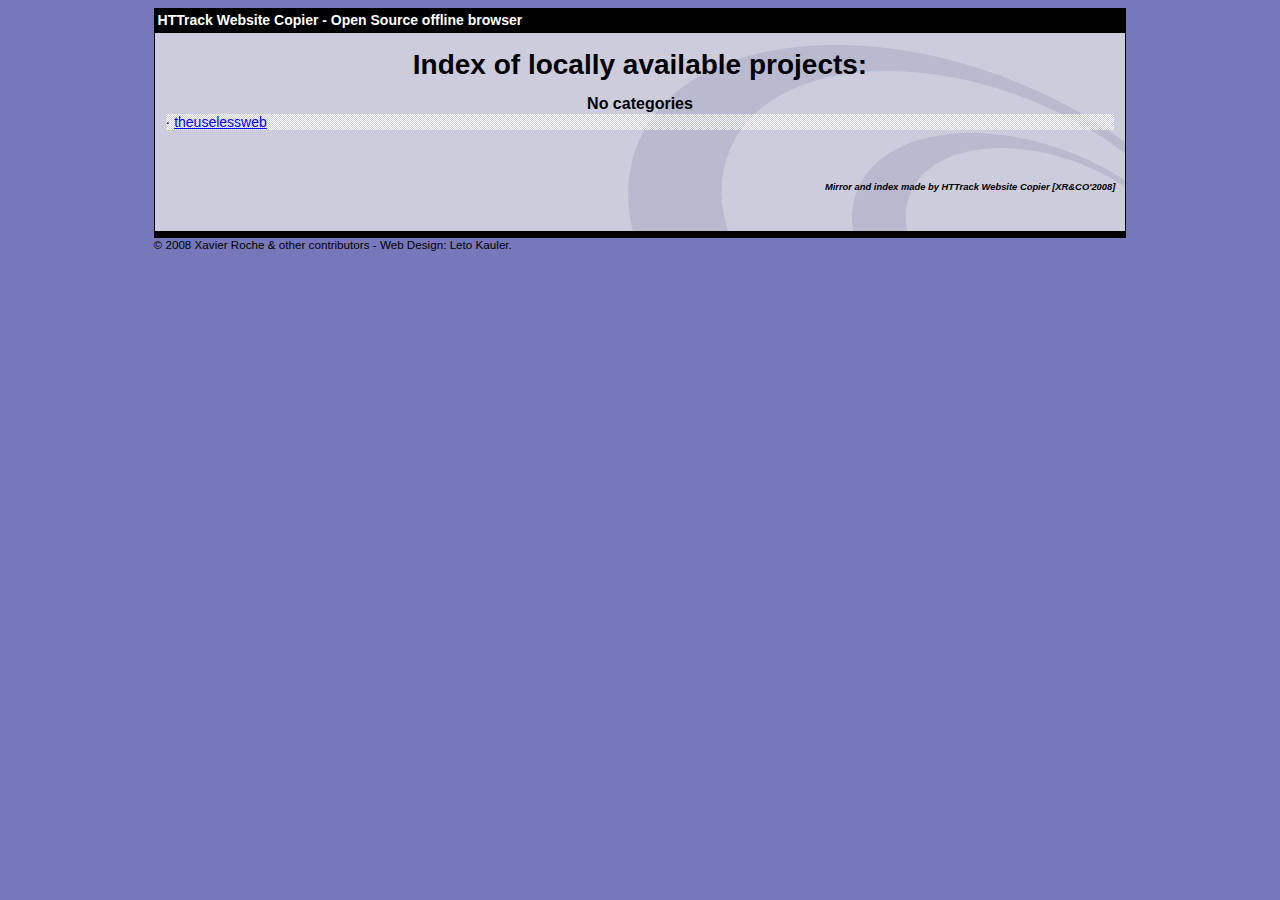
<file: index.html>
<html xmlns="http://www.w3.org/1999/xhtml" lang="en">

<head>
	<meta http-equiv="Content-Type" content="text/html; charset=utf-8" />
	<meta name="description" content="HTTrack is an easy-to-use website mirror utility. It allows you to download a World Wide website from the Internet to a local directory,building recursively all structures, getting html, images, and other files from the server to your computer. Links are rebuiltrelatively so that you can freely browse to the local site (works with any browser). You can mirror several sites together so that you can jump from one toanother. You can, also, update an existing mirror site, or resume an interrupted download. The robot is fully configurable, with an integrated help" />
	<meta name="keywords" content="httrack, HTTRACK, HTTrack, winhttrack, WINHTTRACK, WinHTTrack, offline browser, web mirror utility, aspirateur web, surf offline, web capture, www mirror utility, browse offline, local  site builder, website mirroring, aspirateur www, internet grabber, capture de site web, internet tool, hors connexion, unix, dos, windows 95, windows 98, solaris, ibm580, AIX 4.0, HTS, HTGet, web aspirator, web aspirateur, libre, GPL, GNU, free software" />
	<title>List of available projects - HTTrack Website Copier</title>
	<!-- Mirror and index made by HTTrack Website Copier/3.49-2 [XR&CO'2014] -->

	<style type="text/css">
	<!--

body {
	margin: 0;  padding: 0;  margin-bottom: 15px;  margin-top: 8px;
	background: #77b;
}
body, td {
	font: 14px "Trebuchet MS", Verdana, Arial, Helvetica, sans-serif;
	}

#subTitle {
	background: #000;  color: #fff;  padding: 4px;  font-weight: bold; 
	}

#siteNavigation a, #siteNavigation .current {
	font-weight: bold;  color: #448;
	}
#siteNavigation a:link    { text-decoration: none; }
#siteNavigation a:visited { text-decoration: none; }

#siteNavigation .current { background-color: #ccd; }

#siteNavigation a:hover   { text-decoration: none;  background-color: #fff;  color: #000; }
#siteNavigation a:active  { text-decoration: none;  background-color: #ccc; }


a:link    { text-decoration: underline;  color: #00f; }
a:visited { text-decoration: underline;  color: #000; }
a:hover   { text-decoration: underline;  color: #c00; }
a:active  { text-decoration: underline; }

#pageContent {
	clear: both;
	border-bottom: 6px solid #000;
	padding: 10px;  padding-top: 20px;
	line-height: 1.65em;
	background-image: url(backblue.gif);
	background-repeat: no-repeat;
	background-position: top right;
	}

#pageContent, #siteNavigation {
	background-color: #ccd;
	}


.imgLeft  { float: left;   margin-right: 10px;  margin-bottom: 10px; }
.imgRight { float: right;  margin-left: 10px;   margin-bottom: 10px; }

hr { height: 1px;  color: #000;  background-color: #000;  margin-bottom: 15px; }

h1 { margin: 0;  font-weight: bold;  font-size: 2em; }
h2 { margin: 0;  font-weight: bold;  font-size: 1.6em; }
h3 { margin: 0;  font-weight: bold;  font-size: 1.3em; }
h4 { margin: 0;  font-weight: bold;  font-size: 1.18em; }

.blak { background-color: #000; }
.hide { display: none; }
.tableWidth { min-width: 400px; }

.tblRegular       { border-collapse: collapse; }
.tblRegular td    { padding: 6px;  background-image: url(fade.gif);  border: 2px solid #99c; }
.tblHeaderColor, .tblHeaderColor td { background: #99c; }
.tblNoBorder td   { border: 0; }


// -->
</style>

</head>

<body>
<table width="76%" border="0" align="center" cellspacing="0" cellpadding="3" class="tableWidth">
	<tr>
	<td id="subTitle">HTTrack Website Copier - Open Source offline browser</td>
	</tr>
</table>
<table width="76%" border="0" align="center" cellspacing="0" cellpadding="0" class="tableWidth">
<tr class="blak">
<td>
	<table width="100%" border="0" align="center" cellspacing="1" cellpadding="0">
	<tr>
	<td colspan="6"> 
		<table width="100%" border="0" align="center" cellspacing="0" cellpadding="10">
		<tr> 
		<td id="pageContent"> 
<!-- ==================== End prologue ==================== -->


<h1 ALIGN=Center>Index of locally available projects:</H1>
  <table border="0" width="100%" cellspacing="1" cellpadding="0">
		<TH>
		<BR/>
			No categories
		</TH>
		<TR>
		  <TD BACKGROUND="fade.gif">
                    &middot; <A HREF="theuselessweb/index.html">theuselessweb</A>
   		  </TD>
		</TR>
	</TABLE>
	<BR>
	<H6 ALIGN="RIGHT">
         <I>Mirror and index made by HTTrack Website Copier [XR&CO'2008]</I>
	</H6>
	<!-- Mirror and index made by HTTrack Website Copier/3.49-2 [XR&CO'2014] -->
	<!-- Thanks for using HTTrack Website Copier! -->

<!-- ==================== Start epilogue ==================== -->
		</td>
		</tr>
		</table>
	</td>
	</tr>
	</table>
</td>
</tr>
</table>

<table width="76%" border="0" align="center" valign="bottom" cellspacing="0" cellpadding="0">
	<tr>
	<td id="footer"><small>&copy; 2008 Xavier Roche & other contributors - Web Design: Leto Kauler.</small></td>
	</tr>
</table>

</body>

</html>
</file>
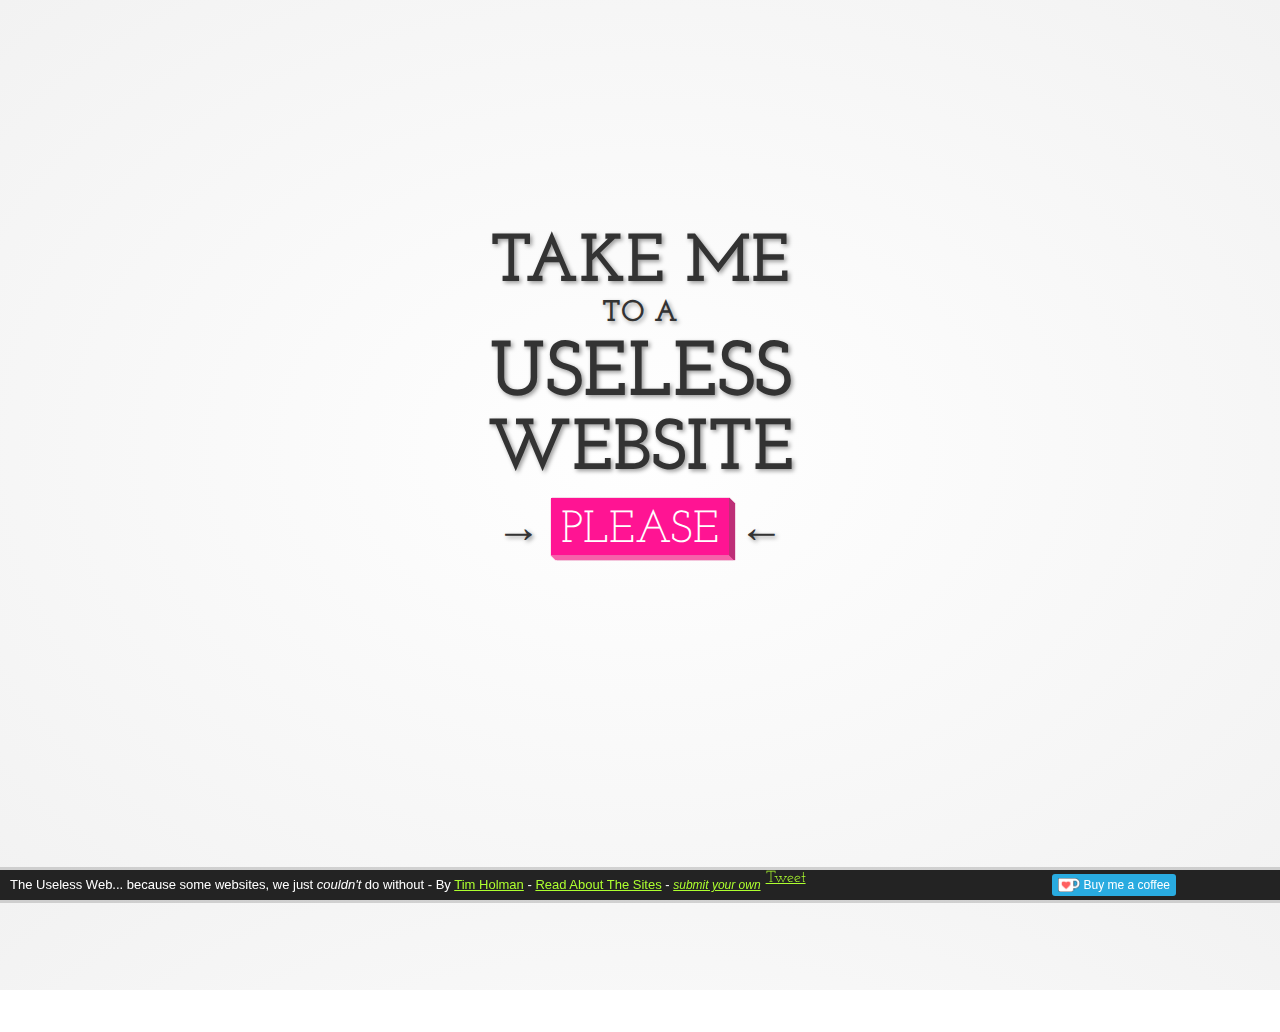
<file: theuselessweb/index.html>
<html xmlns="http://www.w3.org/1999/xhtml" lang="en">

<head>
	<meta http-equiv="Content-Type" content="text/html; charset=utf-8" />
	<meta name="description" content="HTTrack is an easy-to-use website mirror utility. It allows you to download a World Wide website from the Internet to a local directory,building recursively all structures, getting html, images, and other files from the server to your computer. Links are rebuiltrelatively so that you can freely browse to the local site (works with any browser). You can mirror several sites together so that you can jump from one toanother. You can, also, update an existing mirror site, or resume an interrupted download. The robot is fully configurable, with an integrated help" />
	<meta name="keywords" content="httrack, HTTRACK, HTTrack, winhttrack, WINHTTRACK, WinHTTrack, offline browser, web mirror utility, aspirateur web, surf offline, web capture, www mirror utility, browse offline, local  site builder, website mirroring, aspirateur www, internet grabber, capture de site web, internet tool, hors connexion, unix, dos, windows 95, windows 98, solaris, ibm580, AIX 4.0, HTS, HTGet, web aspirator, web aspirateur, libre, GPL, GNU, free software" />
	<title>Local index - HTTrack Website Copier</title>
  <!-- Mirror and index made by HTTrack Website Copier/3.49-2 [XR&CO'2014] -->
	<style type="text/css">
	<!--

body {
	margin: 0;  padding: 0;  margin-bottom: 15px;  margin-top: 8px;
	background: #77b;
}
body, td {
	font: 14px "Trebuchet MS", Verdana, Arial, Helvetica, sans-serif;
	}

#subTitle {
	background: #000;  color: #fff;  padding: 4px;  font-weight: bold; 
	}

#siteNavigation a, #siteNavigation .current {
	font-weight: bold;  color: #448;
	}
#siteNavigation a:link    { text-decoration: none; }
#siteNavigation a:visited { text-decoration: none; }

#siteNavigation .current { background-color: #ccd; }

#siteNavigation a:hover   { text-decoration: none;  background-color: #fff;  color: #000; }
#siteNavigation a:active  { text-decoration: none;  background-color: #ccc; }


a:link    { text-decoration: underline;  color: #00f; }
a:visited { text-decoration: underline;  color: #000; }
a:hover   { text-decoration: underline;  color: #c00; }
a:active  { text-decoration: underline; }

#pageContent {
	clear: both;
	border-bottom: 6px solid #000;
	padding: 10px;  padding-top: 20px;
	line-height: 1.65em;
	background-image: url(backblue.gif);
	background-repeat: no-repeat;
	background-position: top right;
	}

#pageContent, #siteNavigation {
	background-color: #ccd;
	}


.imgLeft  { float: left;   margin-right: 10px;  margin-bottom: 10px; }
.imgRight { float: right;  margin-left: 10px;   margin-bottom: 10px; }

hr { height: 1px;  color: #000;  background-color: #000;  margin-bottom: 15px; }

h1 { margin: 0;  font-weight: bold;  font-size: 2em; }
h2 { margin: 0;  font-weight: bold;  font-size: 1.6em; }
h3 { margin: 0;  font-weight: bold;  font-size: 1.3em; }
h4 { margin: 0;  font-weight: bold;  font-size: 1.18em; }

.blak { background-color: #000; }
.hide { display: none; }
.tableWidth { min-width: 400px; }

.tblRegular       { border-collapse: collapse; }
.tblRegular td    { padding: 6px;  background-image: url(fade.gif);  border: 2px solid #99c; }
.tblHeaderColor, .tblHeaderColor td { background: #99c; }
.tblNoBorder td   { border: 0; }


// -->
</style>

</head>

<table width="76%" border="0" align="center" cellspacing="0" cellpadding="3" class="tableWidth">
	<tr>
	<td id="subTitle">HTTrack Website Copier - Open Source offline browser</td>
	</tr>
</table>
<table width="76%" border="0" align="center" cellspacing="0" cellpadding="0" class="tableWidth">
<tr class="blak">
<td>
	<table width="100%" border="0" align="center" cellspacing="1" cellpadding="0">
	<tr>
	<td colspan="6"> 
		<table width="100%" border="0" align="center" cellspacing="0" cellpadding="10">
		<tr> 
		<td id="pageContent"> 
<!-- ==================== End prologue ==================== -->

	<meta name="generator" content="HTTrack Website Copier/3.x">
	<TITLE>Local index - HTTrack</TITLE>
</HEAD>
<BODY>
<H1 ALIGN=Center>Index of locally available sites:</H1>
	<TABLE BORDER="0" WIDTH="100%" CELLSPACING="1" CELLPADDING="0">
		<TR>
			<TD BACKGROUND="fade.gif">
				&middot;
					<A HREF="theuselessweb.com/index.html">
						The Useless Web
					</A>		
			</TD>
		</TR>
	</TABLE>
	<BR>
	<BR>
	<BR>
  	<H6 ALIGN="RIGHT">
	<I>Mirror and index made by HTTrack Website Copier [XR&amp;CO'2008]</I>
	</H6>
	<!-- Mirror and index made by HTTrack Website Copier/3.49-2 [XR&CO'2014] -->
	<!-- Thanks for using HTTrack Website Copier! -->
	<meta HTTP-EQUIV="Refresh" CONTENT="0; URL=theuselessweb.com/index.html">


<!-- ==================== Start epilogue ==================== -->
		</td>
		</tr>
		</table>
	</td>
	</tr>
	</table>
</td>
</tr>
</table>

<table width="76%" border="0" align="center" valign="bottom" cellspacing="0" cellpadding="0">
	<tr>
	<td id="footer"><small>&copy; 2008 Xavier Roche & other contributors - Web Design: Leto Kauler.</small></td>
	</tr>
</table>

</body>

</html>
</file>
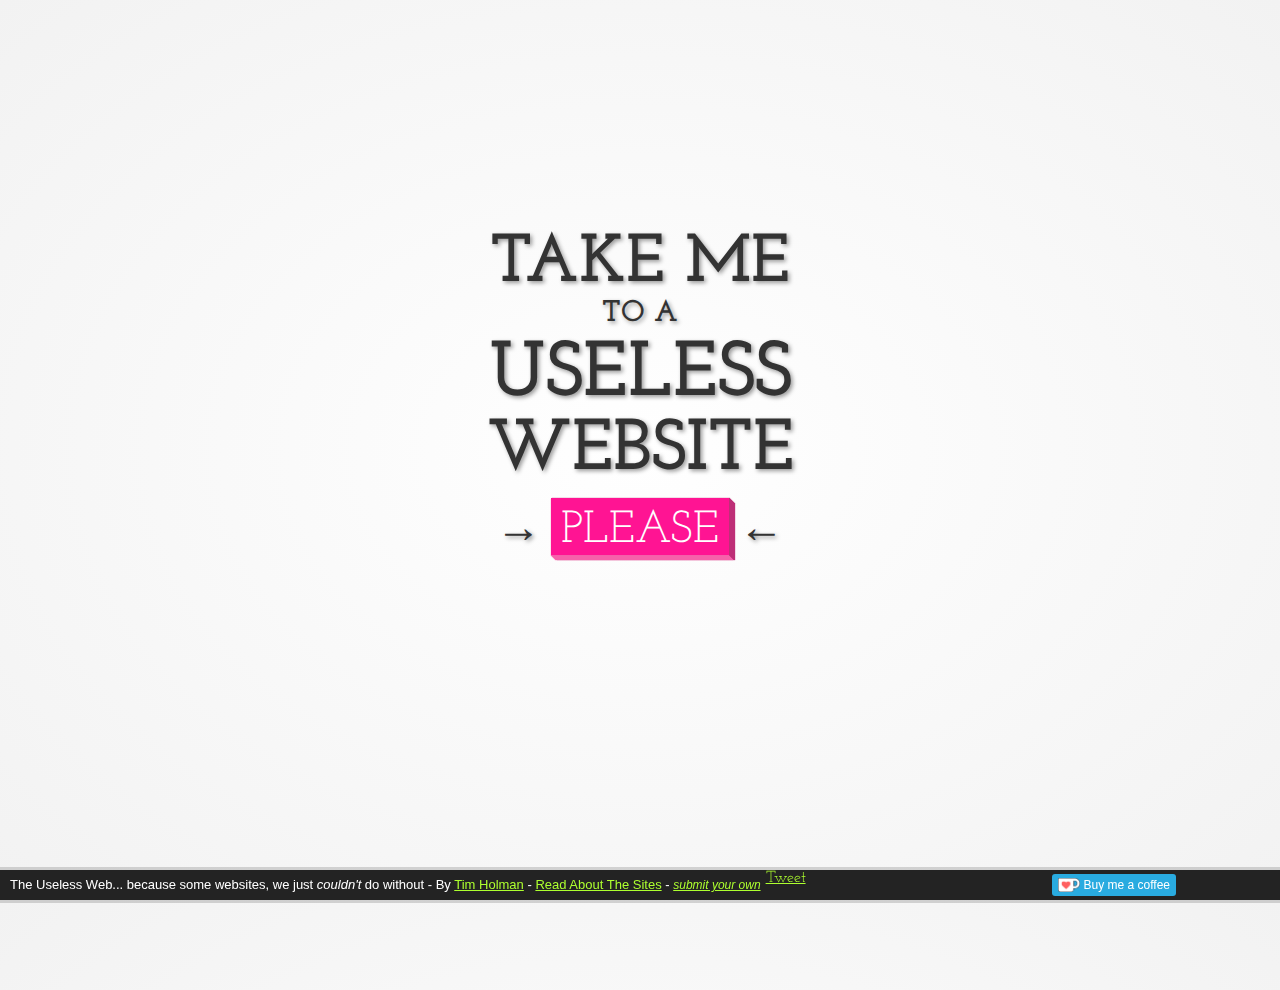
<file: theuselessweb/theuselessweb.com/index.html>
<!doctype html>
<html lang="en">
	
<!-- Mirrored from theuselessweb.com/ by HTTrack Website Copier/3.x [XR&CO'2014], Tue, 09 Jun 2020 15:48:25 GMT -->
<!-- Added by HTTrack --><meta http-equiv="content-type" content="text/html;charset=UTF-8" /><!-- /Added by HTTrack -->
<head>
		<title> The Useless Web </title>

		<!-- META -->
		<meta name="viewport" content="width=device-width, initial-scale=1.0">
		<meta name="description" content="The Useless Web Button... take me somewhere... useless">

		<!-- Facebook -->
		<meta property="og:title" content="The Useless Web"/>
		<meta property="og:url" content="index.html"/>
		<meta property="og:site_name" content="The Useless Web"/>
		<meta property="og:type" content="website"/>
		<meta property="og:description" content="The Useless Web Button... just press it, and find where it takes you."/>
		<meta property="og:image" content="share-image-small.png"/>

		<!-- Twitter -->
		<meta name="twitter:card" content="summary">
		<meta name="twitter:title" content="The Useless Web">
		<meta name="twitter:url" content="index.html">
		<meta name="twitter:description" content="The Useless Web Button... just press it, and find where it takes you.">
		<meta name="twitter:image:src" content="share-image-small.png">

		<link rel="preconnect" href="https://adservice.google.com/">
		<link rel="preconnect" href="https://ssl.google-analytics.com/">
		<link rel="preconnect" href="https://partner.googleadservices.com/">
		<link rel="preconnect" href="https://tpc.googlesyndication.com/">
		<link rel="preconnect" href="https://googleads.g.doubleclick.net/">
		<link rel="preconnect" href="https://www.googletagservices.com/">
		<link rel="preconnect" href="https://fonts.gstatic.com/" crossorigin>

		<!-- CSS -->
		<link rel='stylesheet' type='text/css' href='../d33wubrfki0l68.cloudfront.net/css/93def94f2ab3e671531d87e52716dfee39856a25/css/style.css'/>
		<link href="https://fonts.googleapis.com/css?family=Josefin+Slab&amp;display=swap" rel="stylesheet">

		<!-- JS -->
		<script type='text/javascript' async src='../d33wubrfki0l68.cloudfront.net/js/ca588a171e9ad20bb0d3b0583f559a9c609be527/js/uselessweb.js'></script>
		<style>
			.btn-container {
				display: inline-block;
				float: right;
			}

			.kofi-button {
				background-color: #29abe0;
		    height: 14px;
		    padding: 4px 6px;
		    vertical-align: top;
		    border-radius: 3px;
		    color: white;
		    font-family: 'Quicksand',Helvetica,Century Gothic,sans-serif !important;
		    text-decoration: none;
		    font-size: 12px;
				display: flex;
		    flex-direction: column;
		    max-height: 20px;
		    margin: 4px;
		    border-radius: 3px;
			}

			.kofitext {
				color: white;
				height: 100%;
		    display: flex;
		    justify-content: center;
		    align-items: center;
			}


			.kofi-button img {
				height: 100%;
				margin-right: 4px;
			}
		</style>

	</head>
	<body>

		<hgroup>
			<h1> TAKE ME </h1>
			<h2 id='joint'> TO A </h2>
			<h3> USELESS </h3>
			<h4> WEBSITE </h4>
			<h5>&rarr;<button id='button'>PLEASE</button>&larr;</h5>
			<div class='monetary-thing'>
				<script async src="../pagead2.googlesyndication.com/pagead/js/f.txt"></script>
				<!-- useless web -->
				<ins class="adsbygoogle"
				     style="display:block"
				     data-ad-client="ca-pub-6141684361710958"
				     data-ad-slot="7331917240"
				     data-ad-format="auto"></ins>
				<script>
					(adsbygoogle = window.adsbygoogle || []).push({});
				</script>
			</div>
		</hgroup>


 		<div class='sharing'>

 			<!-- Personal -->
 			<span class='text'>The Useless Web... because some websites, we just <i> couldn't </i> do without - By <a href='http://tholman.com/'>Tim Holman</a> - <a href='sites/index.html'>Read About The Sites</a> - <a class='small' href='https://docs.google.com/forms/d/e/1FAIpQLSfRkYOTCU2Se_wVybWqBtSlzsDFJpbmNuLcKT6sIS9fCQ4KUw/viewform' target="_blank"><i>submit your own</i></a></span>

 			<span class='buttons'>
	 			
	 			<!-- Facebook -->
				<iframe title="facebook like" class="facebook" src="http://www.facebook.com/plugins/like.php?href=https%3A%2F%2Ftheuselessweb.com&amp;width&amp;layout=button_count&amp;action=like&amp;show_faces=false&amp;share=false&amp;height=21" scrolling="no" frameborder="0" style="border:none; overflow:hidden; height:21px;" allowTransparency="true"></iframe>

				<!-- Twitter -->
				<a href="https://twitter.com/share?ref_src=twsrc%5Etfw" class="twitter-share-button" data-text="The Useless Web: Visit weird and fun websites that exist for the sake of existing - " data-via="twholman" data-hashtags="uselessweb" data-show-count="false">Tweet</a><script async src="../platform.twitter.com/widgets.js" charset="utf-8"></script>
				

				<div class="btn-container"><a title="Support me on ko-fi.com" class="kofi-button" style="background-color:#29abe0;" href="https://ko-fi.com/W7W51H0W4" target="_blank"> <span class="kofitext"><img src="../ko-fi.com/img/cup-border.png" class="kofiimg">Buy me a coffee</span></a></div>

			</span>
		</div>
	<script async src="https://www.googletagmanager.com/gtag/js?id=UA-35944549-1"></script>
				<script>
				  window.dataLayer = window.dataLayer || [];
				  function gtag(){dataLayer.push(arguments);}
				  gtag('js', new Date());

				  gtag('config', 'UA-35944549-1');
				</script></body>

<!-- Mirrored from theuselessweb.com/ by HTTrack Website Copier/3.x [XR&CO'2014], Tue, 09 Jun 2020 15:48:29 GMT -->
</html>
</file>
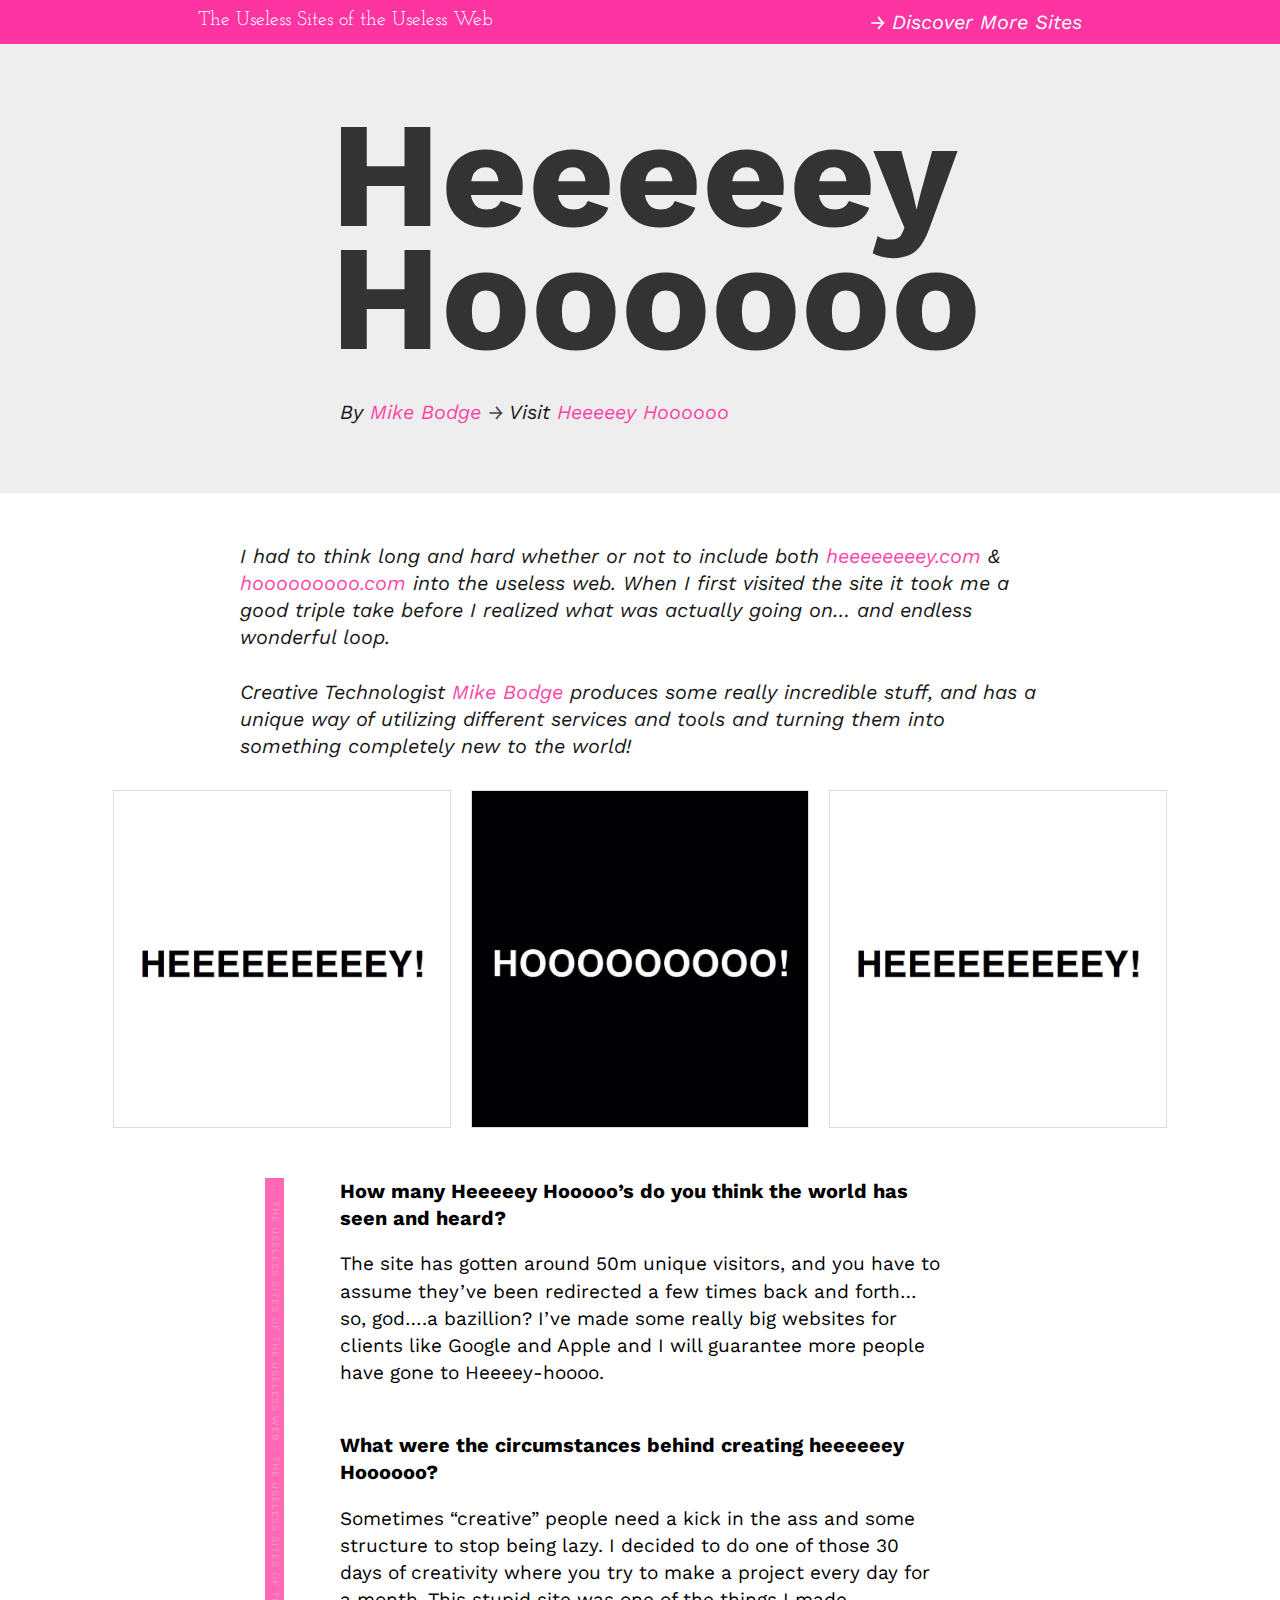
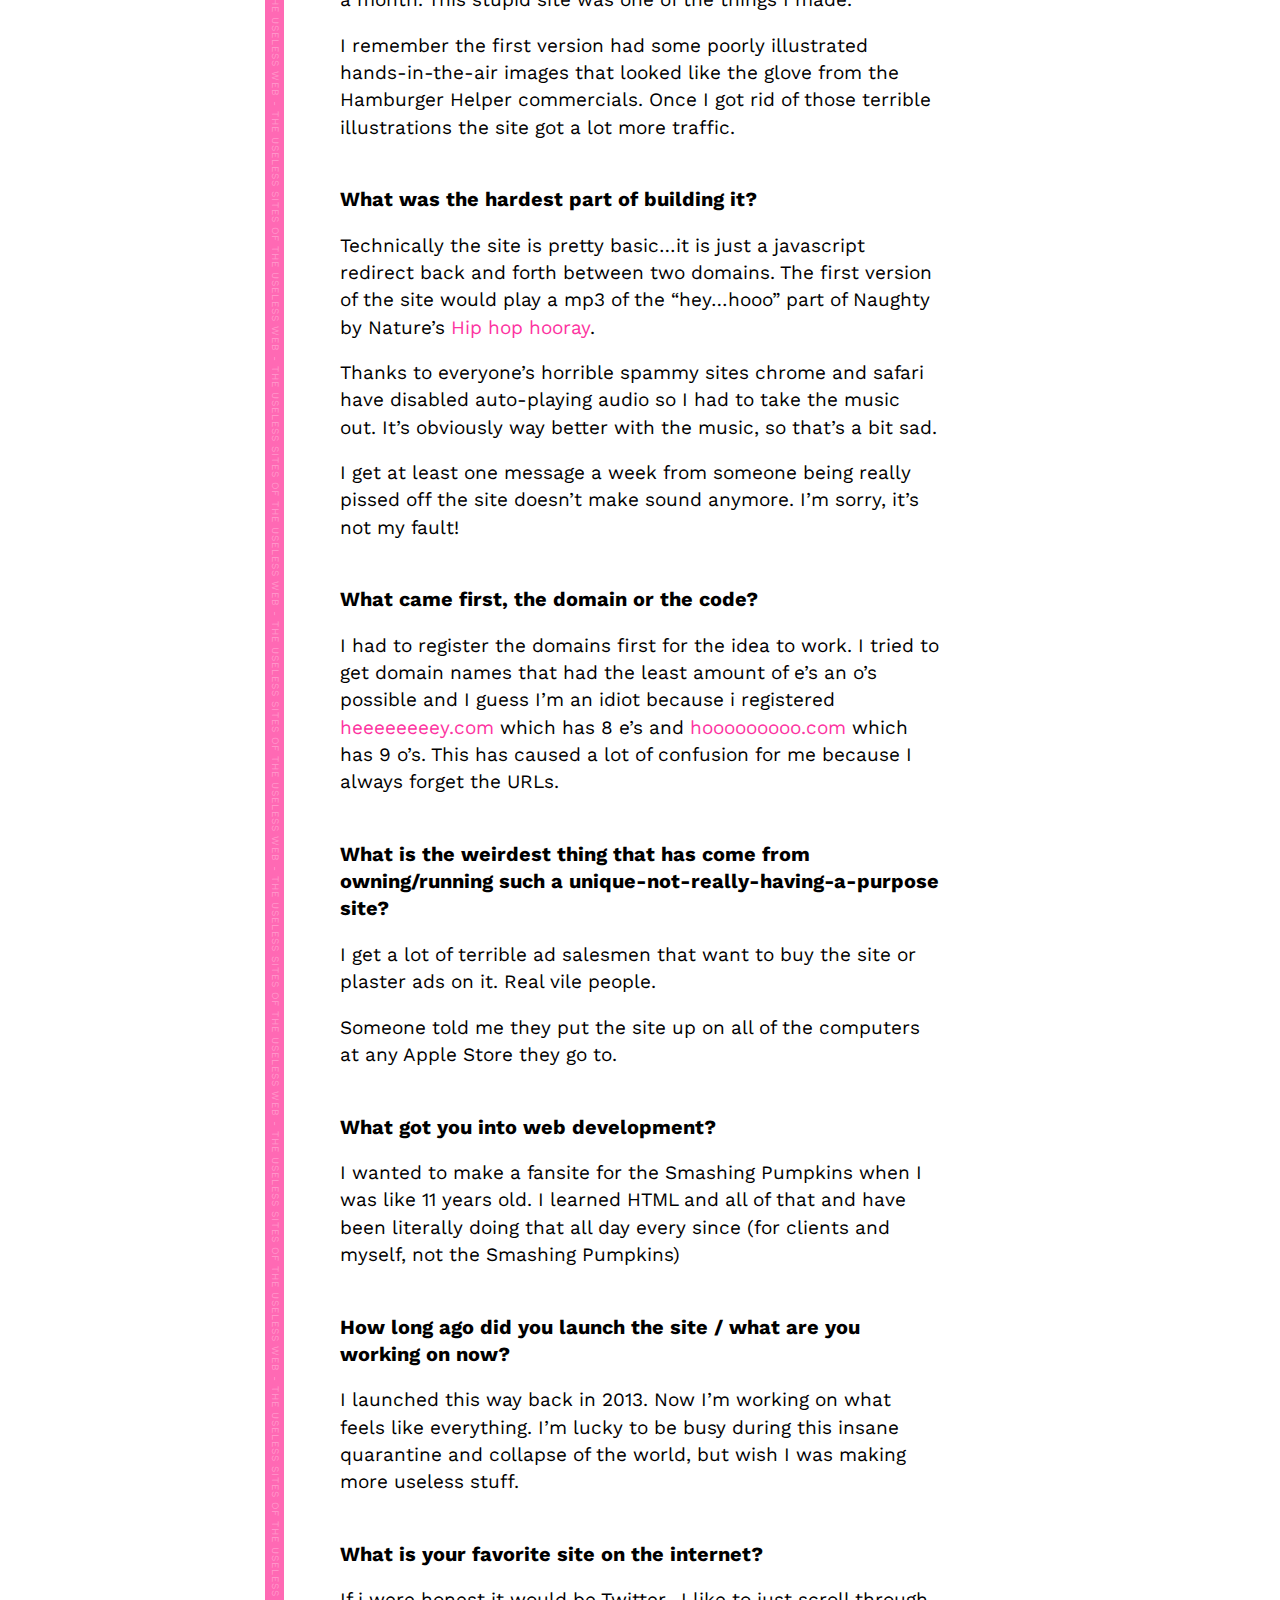
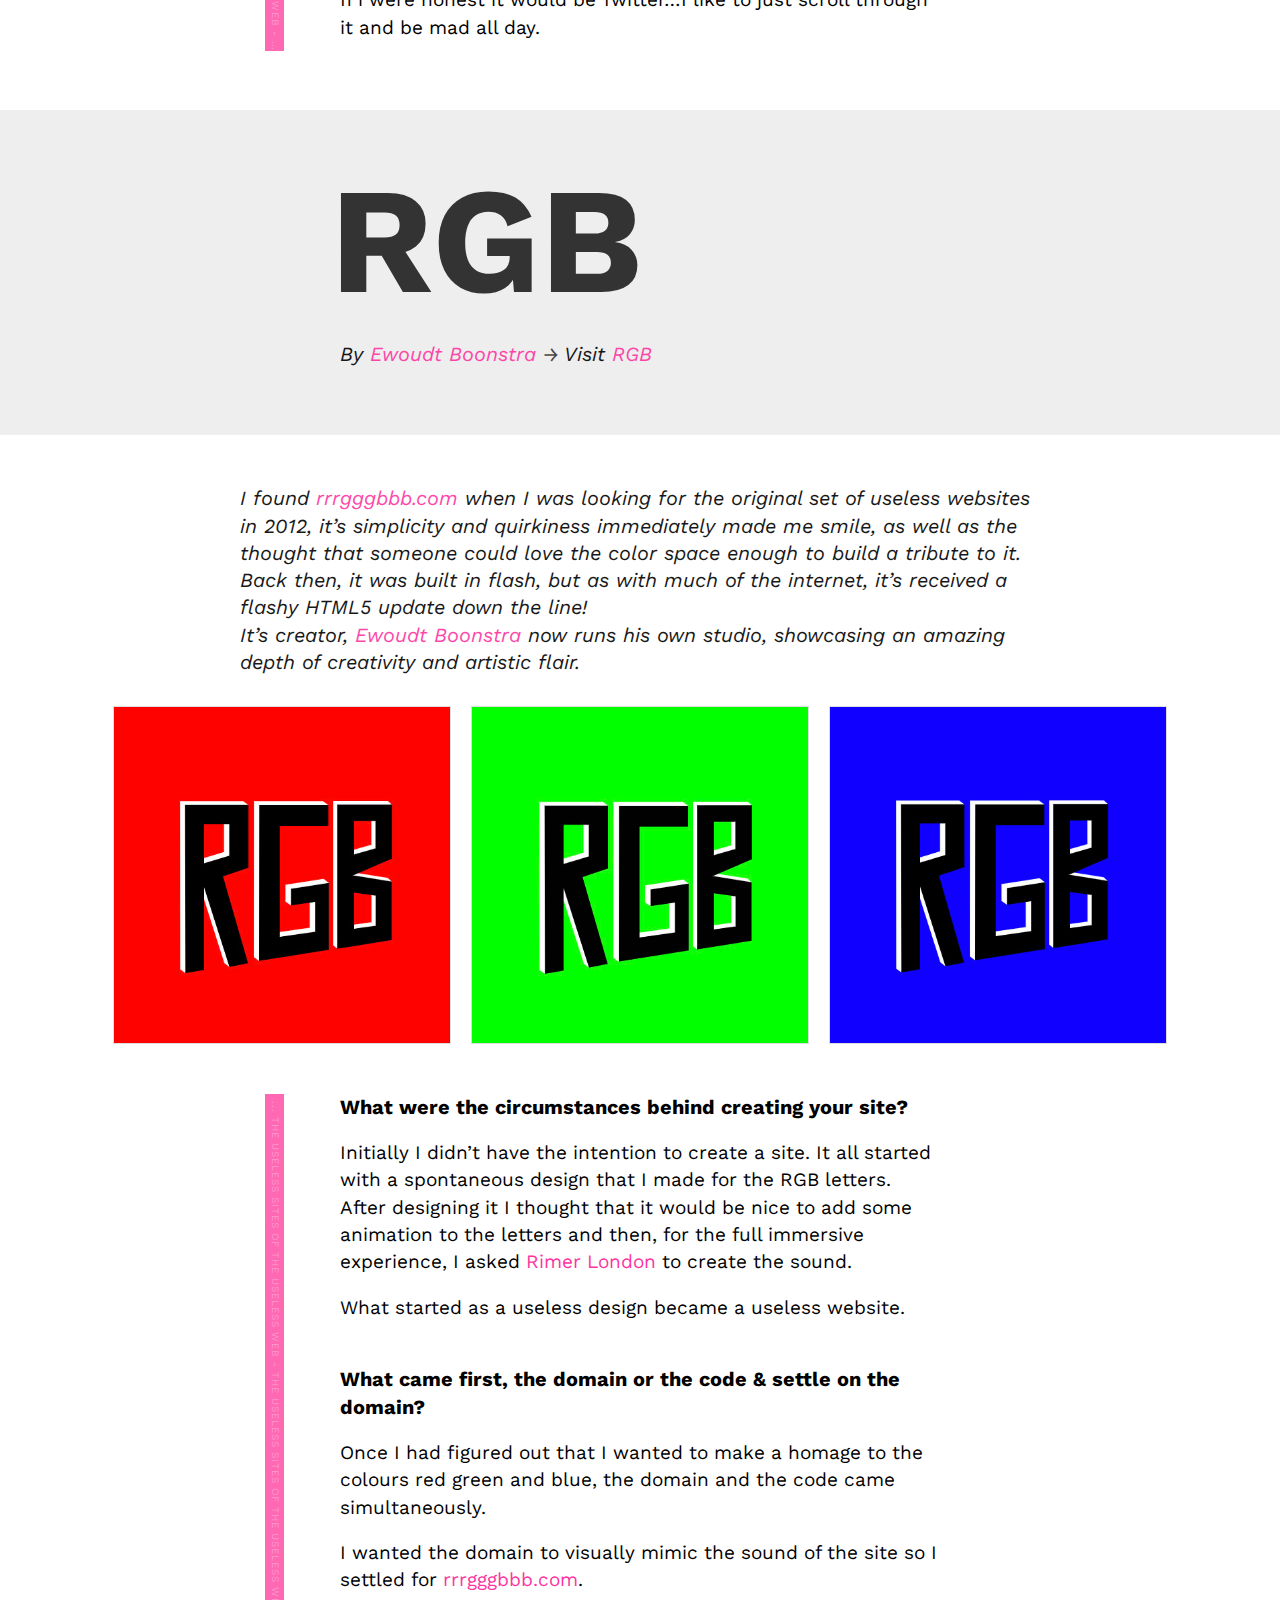
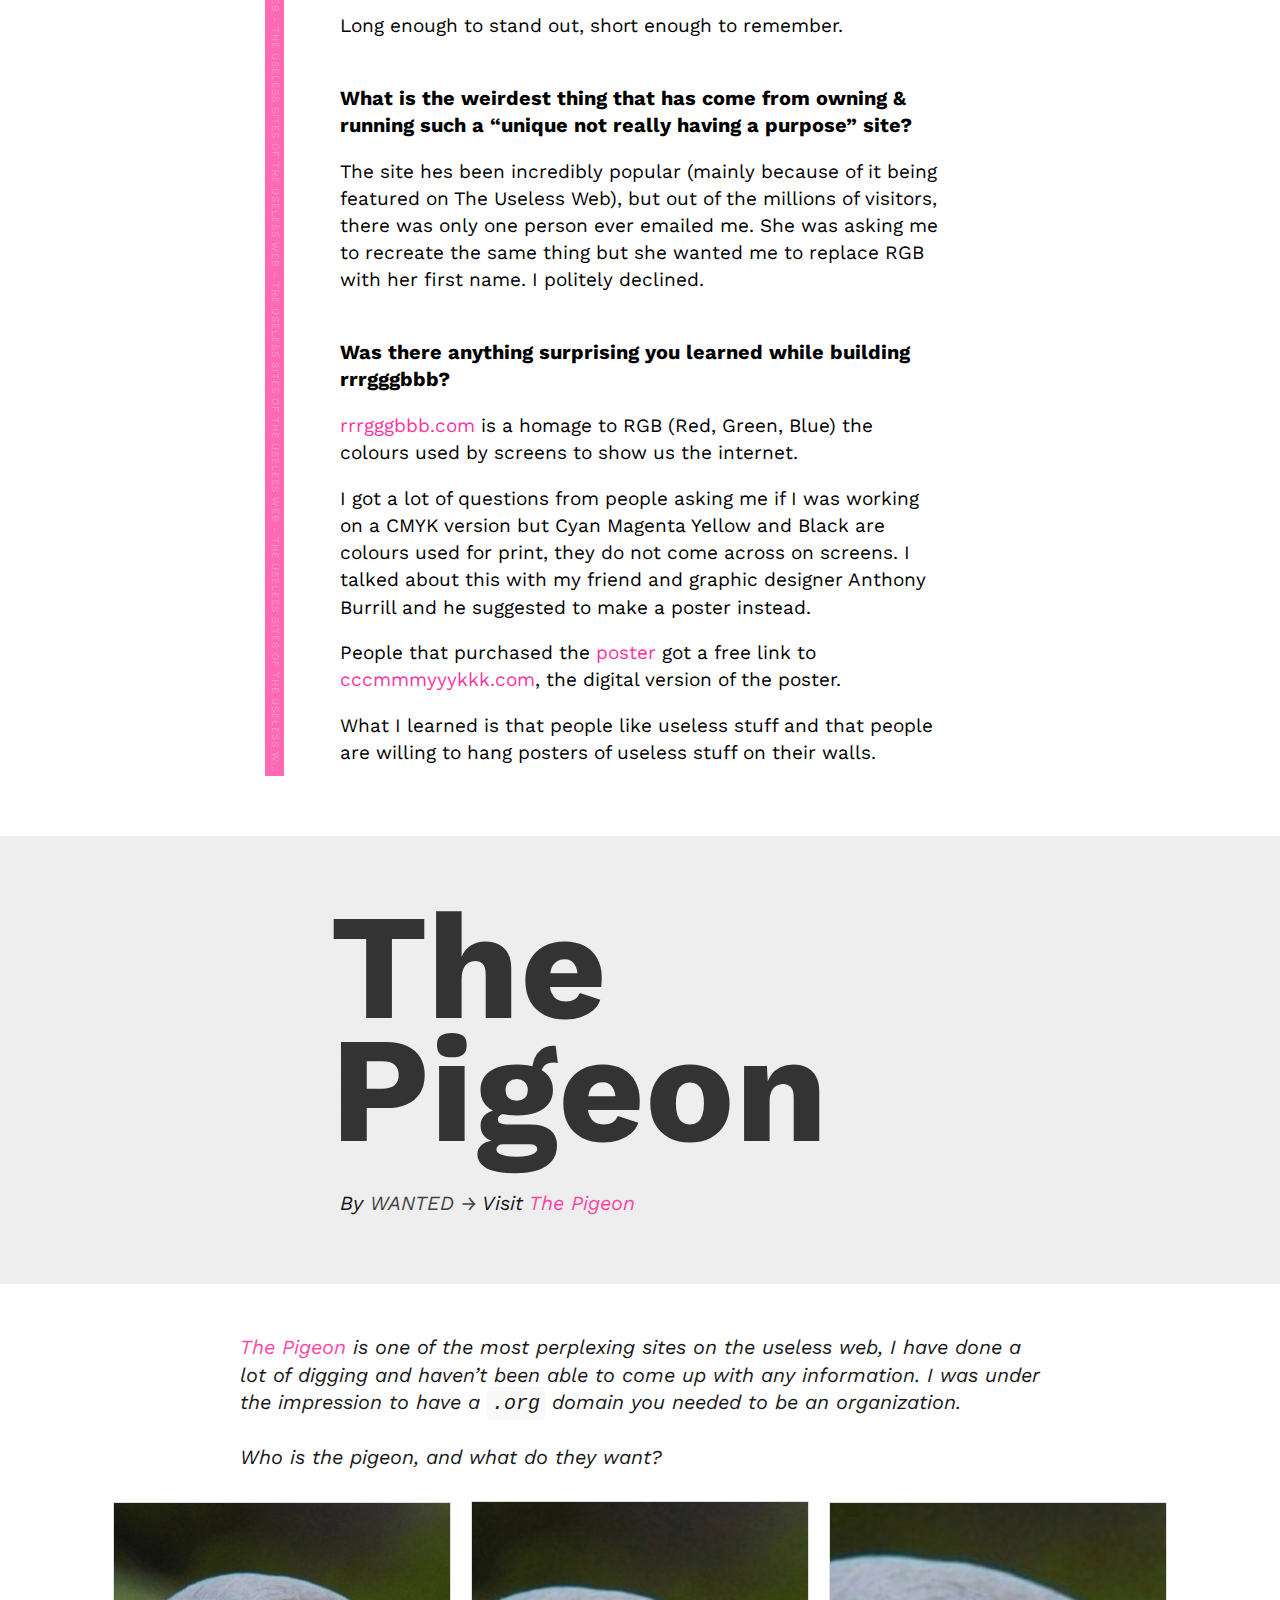
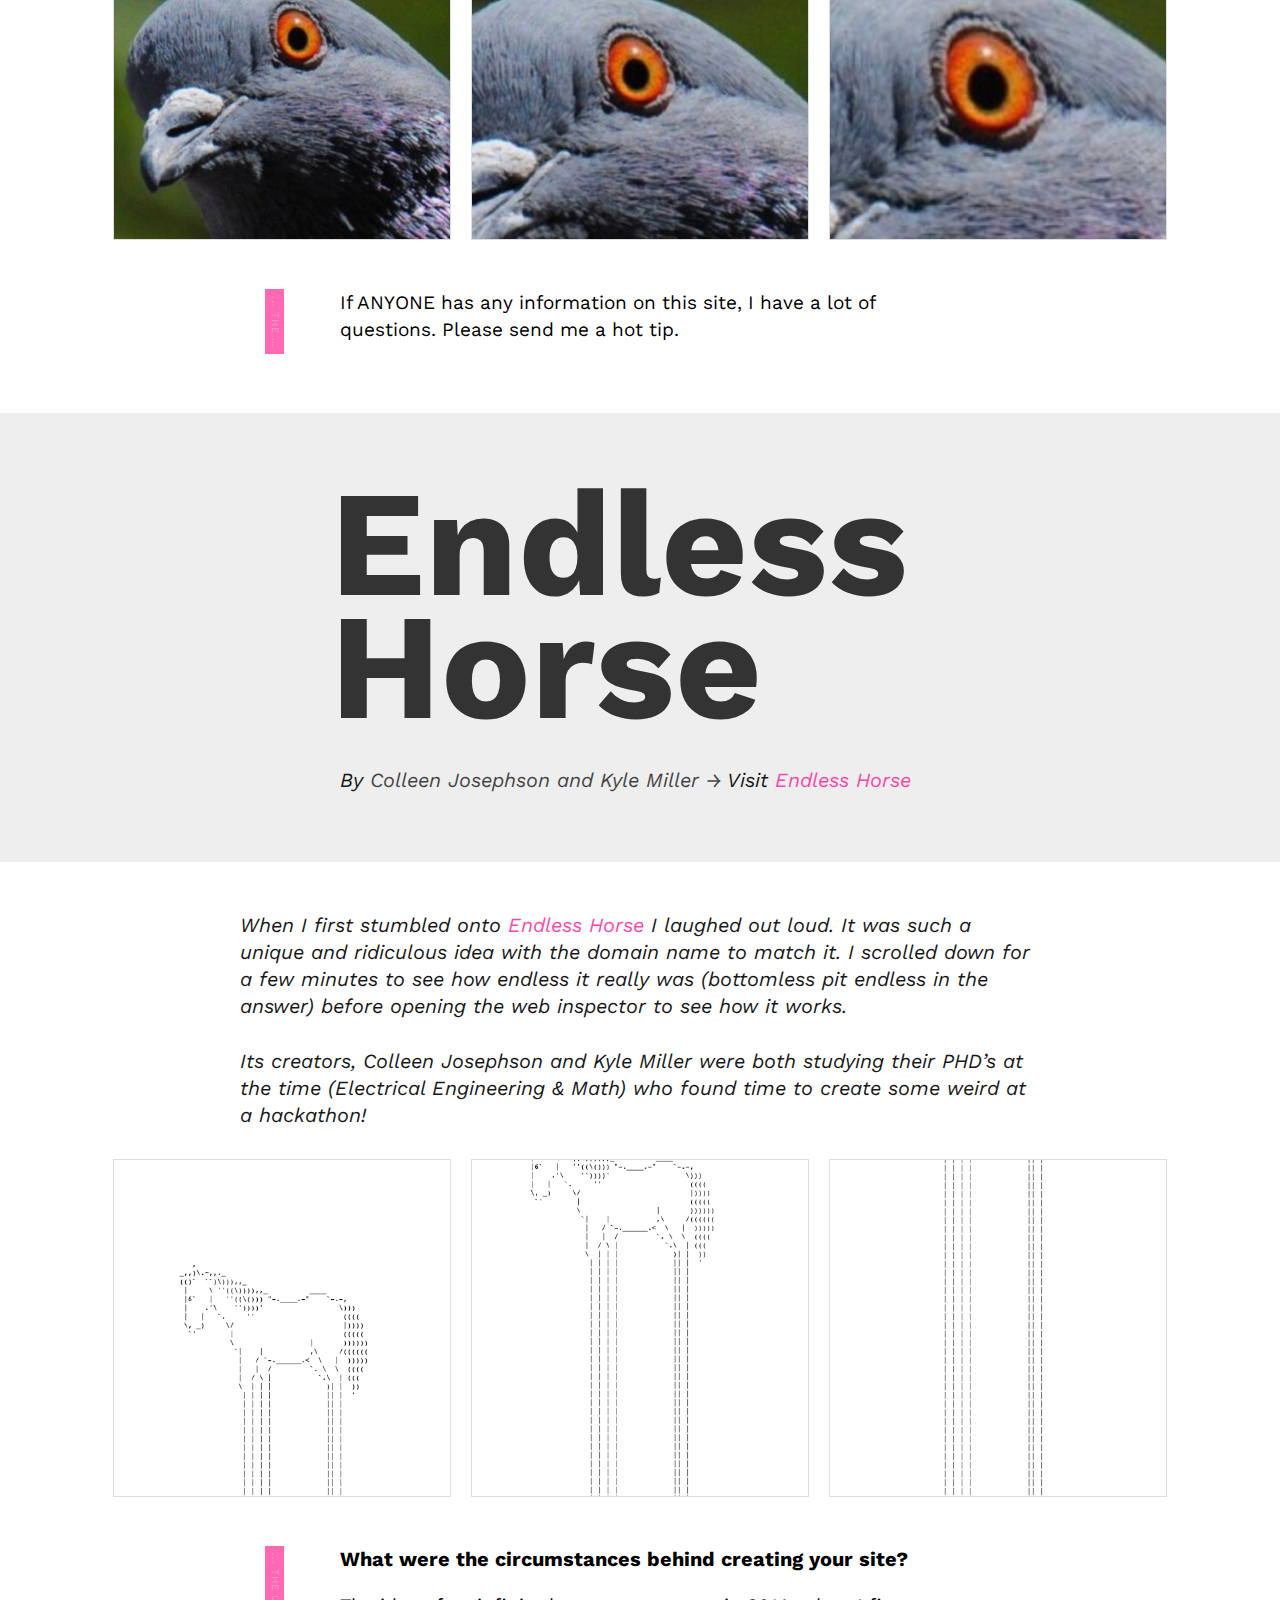
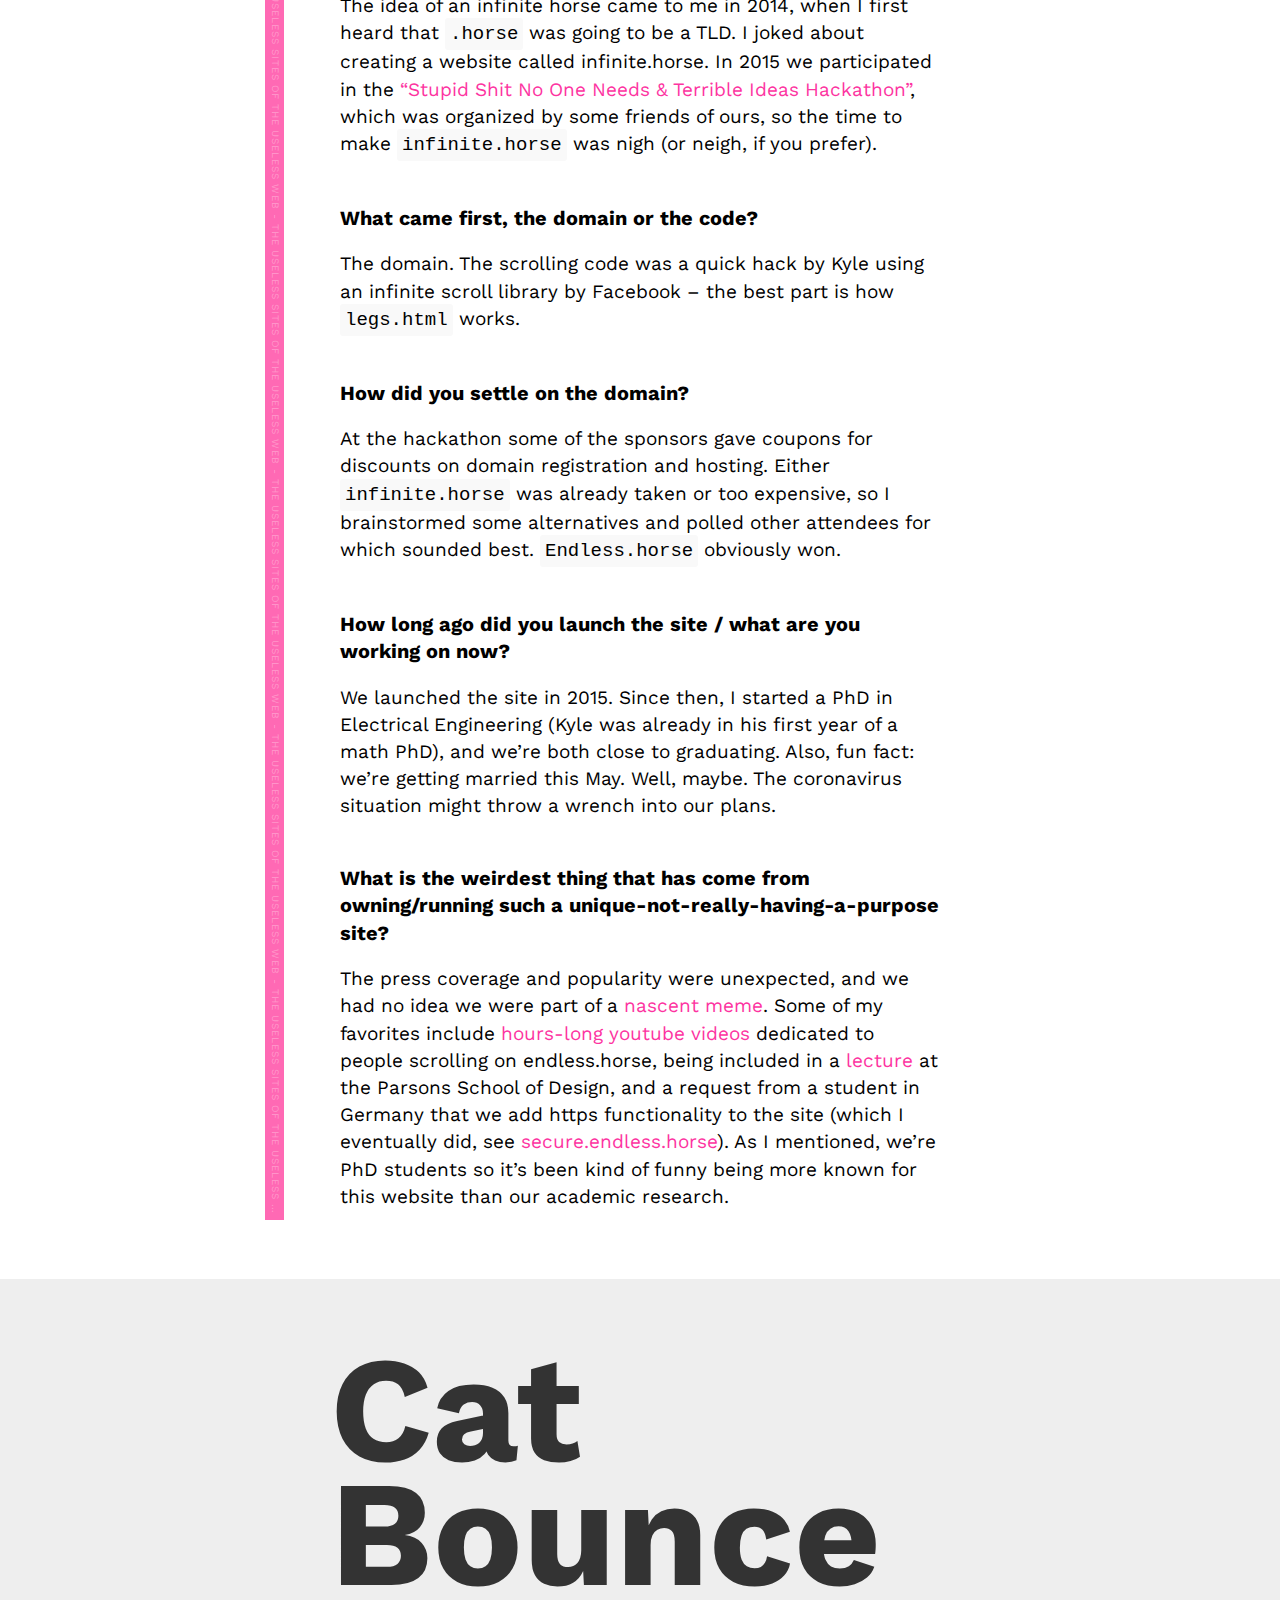
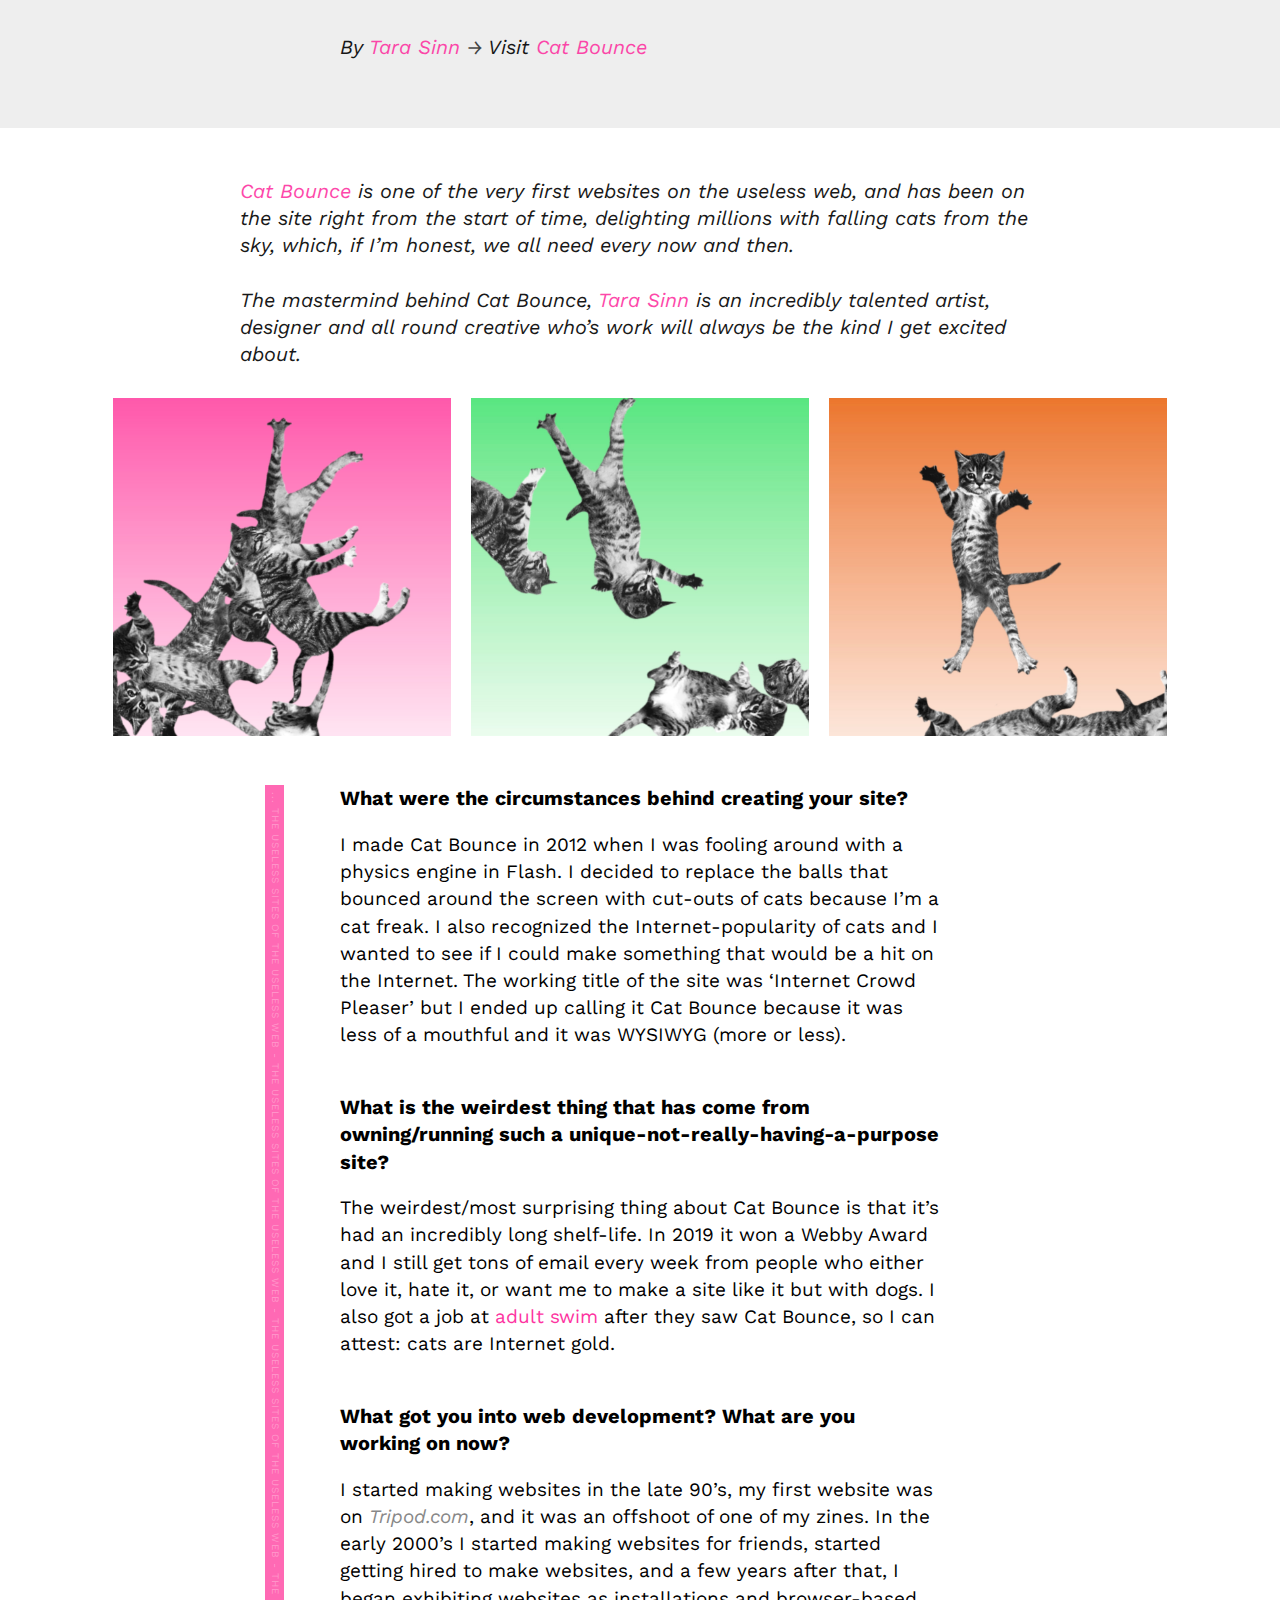
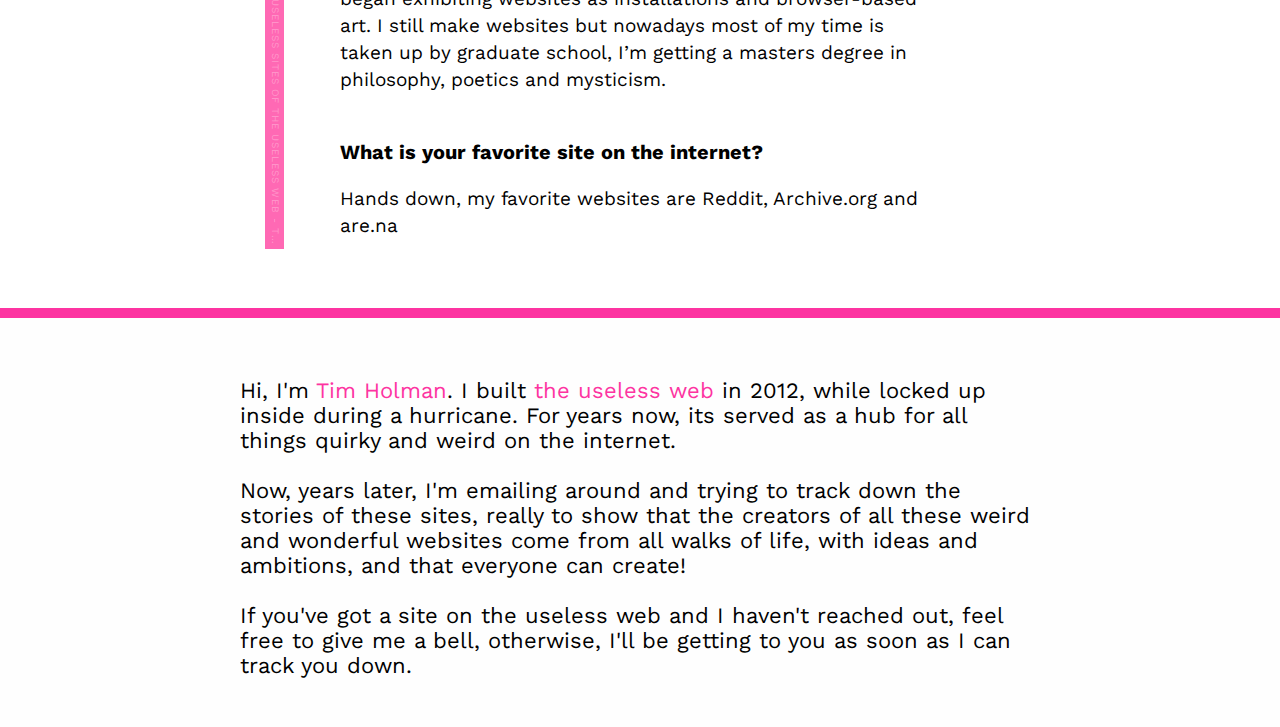
<file: theuselessweb/theuselessweb.com/sites/index.html>
<!doctype html>
<html>
  
<!-- Mirrored from theuselessweb.com/sites/ by HTTrack Website Copier/3.x [XR&CO'2014], Tue, 09 Jun 2020 15:48:34 GMT -->
<!-- Added by HTTrack --><meta http-equiv="content-type" content="text/html;charset=UTF-8" /><!-- /Added by HTTrack -->
<head>
	<meta name="generator" content="Hugo 0.69.0" />
    <meta charset="utf-8" />
<link rel="alternate" type="application/rss+xml" title="The useless web Archive" />
<link rel="mask-icon" href="safari-tab-icon.html" color="#000000" />

 <meta
  name="description"
  content="An Archive and Q/A about the sites listed on the useless web."
/>

<meta name="viewport" content="width=device-width, initial-scale=1" />

<link
  href="https://fonts.googleapis.com/css2?family=Josefin+Slab:wght@600&amp;family=Work+Sans&amp;display=swap"
  rel="stylesheet"
/>

<link rel='stylesheet' href='../../d33wubrfki0l68.cloudfront.net/css/e2fce1c3b53ed71a6fbcaf58a56465037e31e586/sites/css/styles.css'/>







    <title>The Useless Web Sites</title>
    <meta property="og:title" content="The Sites of The Useless Web">
    <meta property="og:description" content="An Archive and Q/A about the sites listed on the useless web.">
    <meta name="twitter:title" content="The Sites of The Useless Web">
    <meta name="twitter:description" content="An Archive and Q/A about the sites listed on the useless web.">
  </head>

  <body>
    <header>
  <h1><a href="index.html">The Useless Sites of the Useless Web</a></h1>
  <a href="../index.html">→ Discover More Sites</a>
</header>


      <div class="wrapper">

        
          
            
          
          
          
          

            <article>
  <div class="details">
    <div class="details-wrapper">
      <a href="heeeeey-hoooooo/index.html" class="title"><h1>Heeeeey Hoooooo</h1></a>
      <p>
        By 
         <a class="button" href="https://bod.ge/" target="_blank">Mike Bodge</a> 

        <span class="divider">→</span> Visit <a class="button" href="https://heeeeeeeey.com/" target="_blank">Heeeeey Hoooooo</a>
      </p>
    </div>
  </div>

  

  <div class="intro">
    <p>I had to think long and hard whether or not to include both <a href="https://heeeeeeeey.com/">heeeeeeeey.com</a> &amp; <a href="https://hooooooooo.com/">hooooooooo.com</a> into the useless web. When I first visited the site it took me a good triple take before I realized what was actually going on&hellip; and endless wonderful loop.<br>
 </p>
<p>Creative Technologist <a href="https://bod.ge/">Mike Bodge</a> produces some really incredible stuff, and has a unique way of utilizing different services and tools and turning them into something completely new to the world!</p>
<p>
  </div>
  </p>
<div class="images has-border">
  <img src="../../d33wubrfki0l68.cloudfront.net/268d02e8ad3b536b609db40fbb474dba187c7710/a096f/sites/assets/heeeeey.jpg" />
  <img src="../../d33wubrfki0l68.cloudfront.net/e8c4664bc8c01cb4182a083cff5d47e9c0319d6a/0a7b8/sites/assets/hoooo.jpg" />
  <img src="../../d33wubrfki0l68.cloudfront.net/268d02e8ad3b536b609db40fbb474dba187c7710/a096f/sites/assets/heeeeey.jpg" />
</div>
<p>
  <div class="content">
    </p>
<p><strong>How many Heeeeey Hooooo&rsquo;s do you think the world has seen and heard?</strong></p>
<p>The site has gotten around 50m unique visitors, and you have to assume they&rsquo;ve been redirected a few times back and forth&hellip;so, god&hellip;.a bazillion? I&rsquo;ve made some really big websites for clients like Google and Apple and I will guarantee more people have gone to Heeeey-hoooo.<br>
 </p>
<p><strong>What were the circumstances behind creating heeeeeey Hoooooo?</strong></p>
<p>Sometimes &ldquo;creative&rdquo; people need a kick in the ass and some structure to stop being lazy. I decided to do one of those 30 days of creativity where you try to make a project every day for a month. This stupid site was one of the things I made.</p>
<p>I remember the first version had some poorly illustrated hands-in-the-air images that looked like the glove from the Hamburger Helper commercials. Once I got rid of those terrible illustrations the site got a lot more traffic.<br>
 </p>
<p><strong>What was the hardest part of building it?</strong></p>
<p>Technically the site is pretty basic&hellip;it is just a javascript redirect back and forth between two domains. The first version of the site would play a mp3 of the &ldquo;hey&hellip;hooo&rdquo; part of Naughty by Nature&rsquo;s <a href="https://www.youtube.com/watch?v=Rz1Xn1vzOM4">Hip hop hooray</a>.</p>
<p>Thanks to everyone&rsquo;s horrible spammy sites chrome and safari have disabled auto-playing audio so I had to take the music out. It&rsquo;s obviously way better with the music, so that&rsquo;s a bit sad.</p>
<p>I get at least one message a week from someone being really pissed off the site doesn&rsquo;t make sound anymore. I&rsquo;m sorry, it&rsquo;s not my fault!<br>
 </p>
<p><strong>What came first, the domain or the code?</strong></p>
<p>I had to register the domains first for the idea to work. I tried to get domain names that had the least amount of e&rsquo;s an o&rsquo;s possible and I guess I&rsquo;m an idiot because i registered <a href="https://heeeeeeeey.com/">heeeeeeeey.com</a> which has 8 e&rsquo;s and <a href="https://hooooooooo.com/">hooooooooo.com</a> which has 9 o&rsquo;s. This has caused a lot of confusion for me because I always forget the URLs.<br>
 </p>
<p><strong>What is the weirdest thing that has come from owning/running such a unique-not-really-having-a-purpose site?</strong></p>
<p>I get a lot of terrible ad salesmen that want to buy the site or plaster ads on it. Real vile people.</p>
<p>Someone told me they put the site up on all of the computers at any Apple Store they go to.<br>
 </p>
<p><strong>What got you into web development?</strong></p>
<p>I wanted to make a fansite for the Smashing Pumpkins when I was like 11 years old. I learned HTML and all of that and have been literally doing that all day every since (for clients and myself, not the Smashing Pumpkins)<br>
 </p>
<p><strong>How long ago did you launch the site / what are you working on now?</strong></p>
<p>I launched this way back in 2013. Now I&rsquo;m working on what feels like everything. I&rsquo;m lucky to be busy during this insane quarantine and collapse of the world, but wish I was making more useless stuff.<br>
 </p>
<p><strong>What is your favorite site on the internet?</strong></p>
<p>If i were honest it would be Twitter&hellip;I like to just scroll through it and be mad all day.</p>

  </div>
</article>


          

            <article>
  <div class="details">
    <div class="details-wrapper">
      <a href="rgb/index.html" class="title"><h1>RGB</h1></a>
      <p>
        By 
         <a class="button" href="http://mrboonstra.com/" target="_blank">Ewoudt Boonstra</a> 

        <span class="divider">→</span> Visit <a class="button" href="http://www.rrrgggbbb.com/" target="_blank">RGB</a>
      </p>
    </div>
  </div>

  

  <div class="intro">
    <p>I found <a href="http://www.rrrgggbbb.com/">rrrgggbbb.com</a> when I was looking for the original set of useless websites in 2012, it&rsquo;s simplicity and quirkiness immediately made me smile, as well as the thought that someone could love the color space enough to build a tribute to it. Back then, it was built in flash, but as with much of the internet, it&rsquo;s received a flashy HTML5 update down the line!
 </p>
<p>It&rsquo;s creator, <a href="http://mrboonstra.com/">Ewoudt Boonstra</a> now runs his own studio, showcasing an amazing depth of creativity and artistic flair.</p>
<p>
  </div>
  </p>
<div class="images has-border">
  <img src="../../d33wubrfki0l68.cloudfront.net/fc3eb8b6be761e89e4b82463c080b2149f2426ee/9d836/sites/assets/rgb.jpg" />
  <img src="../../d33wubrfki0l68.cloudfront.net/295e881213dc971e36578128c74cc592cad2d16d/0f598/sites/assets/rgb-2.jpg" />
  <img src="../../d33wubrfki0l68.cloudfront.net/b969960359d72f01c0379c0da3a28dee8e532d07/253cb/sites/assets/rgb-3.jpg" />
</div>
<p>
  <div class="content">
    </p>
<p><strong>What were the circumstances behind creating your site?</strong></p>
<p>Initially I didn’t have the intention to create a site. It all started with a spontaneous design that I made for the RGB letters. After designing it I thought that it would be nice to add some animation to the letters and then, for the full immersive experience, I asked <a href="http://rimerlondon.com/">Rimer London</a> to create the sound.</p>
<p>What started as a useless design became a useless website.<br>
 </p>
<p><strong>What came first, the domain or the code &amp; settle on the domain?</strong></p>
<p>Once I had figured out that I wanted to make a homage to the colours red green and blue, the domain and the code came simultaneously.</p>
<p>I wanted the domain to visually mimic the sound of the site so I settled for <a href="http://www.rrrgggbbb.com/">rrrgggbbb.com</a>.</p>
<p>Long enough to stand out, short enough to remember.<br>
 </p>
<p><strong>What is the weirdest thing that has come from owning &amp; running such a &ldquo;unique not really having a purpose&rdquo; site?</strong></p>
<p>The site hes been incredibly popular (mainly because of it being featured on The Useless Web), but out of the millions of visitors, there was only one person ever emailed me.
She was asking me to recreate the same thing but she wanted me to replace RGB with her first name.
I politely declined.<br>
 </p>
<p><strong>Was there anything surprising you learned while building rrrgggbbb?</strong></p>
<p><a href="http://www.rrrgggbbb.com/">rrrgggbbb.com</a> is a homage to RGB (Red, Green, Blue) the colours used by screens to show us the internet.</p>
<p>I got a lot of questions from people asking me if I was working on a CMYK version but Cyan Magenta Yellow and Black are colours used for print, they do not come across on screens.
I talked about this with my friend and graphic designer Anthony Burrill and he suggested to make a poster instead.</p>
<p>People that purchased the <a href="https://www.instagram.com/p/BNW0Pi8AjfS/">poster</a> got a free link to <a href="http://cccmmmyyykkk.com/">cccmmmyyykkk.com</a>, the digital version of the poster.</p>
<p>What I learned is that people like useless stuff and that people are willing to hang posters of useless stuff on their walls.</p>

  </div>
</article>


          

            <article>
  <div class="details">
    <div class="details-wrapper">
      <a href="the-pigeon/index.html" class="title"><h1>The Pigeon</h1></a>
      <p>
        By 
         <span class="button" >WANTED</span> 

        <span class="divider">→</span> Visit <a class="button" href="https://thepigeon.org/" target="_blank">The Pigeon</a>
      </p>
    </div>
  </div>

  

  <div class="intro">
    <p><a href="https://thepigeon.org/">The Pigeon</a> is one of the most perplexing sites on the useless web, I have done a lot of digging and haven&rsquo;t been able to come up with any information. I was under the impression to have a <code>.org</code> domain you needed to be an organization.</p>
<p> <br>
Who is the pigeon, and what do they want?</p>
<p>
  </div>
  </p>
<div class="images has-border">
  <img src="../../d33wubrfki0l68.cloudfront.net/715e30d4bc04692fe51d983f0f468577aa75d7bd/c8352/sites/assets/the-pigeon.jpg" />
  <img src="../../d33wubrfki0l68.cloudfront.net/75798948c8cef53c737366e881166a35a2a1298e/86dfb/sites/assets/the-pigeon-2.jpg" />
  <img src="../../d33wubrfki0l68.cloudfront.net/1b0f10ed1f03812ad284e2542d9b679bf20306c5/c7b71/sites/assets/the-pigeon-3.jpg" />
</div>
<p>
  <div class="content">
    </p>
<p>If ANYONE has any information on this site, I have a lot of questions. Please send me a hot tip.</p>

  </div>
</article>


          

            <article>
  <div class="details">
    <div class="details-wrapper">
      <a href="endless-horse/index.html" class="title"><h1>Endless Horse</h1></a>
      <p>
        By 
         <span class="button" >Colleen Josephson and Kyle Miller</span> 

        <span class="divider">→</span> Visit <a class="button" href="http://endless.horse/" target="_blank">Endless Horse</a>
      </p>
    </div>
  </div>

  

  <div class="intro">
    <p>When I first stumbled onto <a href="http://endless.horse/">Endless Horse</a> I laughed out loud. It was such a unique and ridiculous idea with the domain name to match it. I scrolled down for a few minutes to see how endless it really was (bottomless pit endless in the answer) before opening the web inspector to see how it works.</p>
<p> <br>
Its creators, Colleen Josephson and Kyle Miller were both studying their PHD&rsquo;s at the time (Electrical Engineering &amp; Math) who found time to create some weird at a hackathon!</p>
<p>
  </div>
  </p>
<div class="images has-border">
  <img src="../../d33wubrfki0l68.cloudfront.net/8dcd14e5e6deaf8d8449f1d69d524d74327a8f60/14d59/sites/assets/endless-horse.jpg" />
  <img src="../../d33wubrfki0l68.cloudfront.net/bcf0ae1c51e5b44ed7482eeeca3795da4a6d7694/97c9e/sites/assets/endless-horse-2.jpg" />
  <img src="../../d33wubrfki0l68.cloudfront.net/f814985bca624d1f3a11b412d7cf19388212adab/8bf6b/sites/assets/endless-horse-3.jpg" />
</div>
<p>
  <div class="content">
    </p>
<p><strong>What were the circumstances behind creating your site?</strong></p>
<p>The idea of an infinite horse came to me in 2014, when I first heard that <code>.horse</code> was going to be a TLD. I joked about creating a website called infinite.horse. In 2015 we participated in the <a href="https://stupidhackathon.github.io/2015.html">&ldquo;Stupid Shit No One Needs &amp; Terrible Ideas Hackathon&rdquo;</a>, which was organized by some friends of ours, so the time to make <code>infinite.horse</code> was nigh (or neigh, if you prefer).<br>
 </p>
<p><strong>What came first, the domain or the code?</strong></p>
<p>The domain. The scrolling code was a quick hack by Kyle using an infinite scroll library by Facebook &ndash; the best part is how <code>legs.html</code> works.<br>
 </p>
<p><strong>How did you settle on the domain?</strong></p>
<p>At the hackathon some of the sponsors gave coupons for discounts on domain registration and hosting. Either <code>infinite.horse</code> was already taken or too expensive, so I brainstormed some alternatives and polled other attendees for which sounded best. <code>Endless.horse</code> obviously won.<br>
 </p>
<p><strong>How long ago did you launch the site / what are you working on now?</strong></p>
<p>We launched the site in 2015. Since then, I started a PhD in Electrical Engineering (Kyle was already in his first year of a math PhD), and we&rsquo;re both close to graduating. Also, fun fact: we&rsquo;re getting married this May. Well, maybe. The coronavirus situation might throw a wrench into our plans.<br>
 </p>
<p><strong>What is the weirdest thing that has come from owning/running such a unique-not-really-having-a-purpose site?</strong></p>
<p>The press coverage and popularity were unexpected, and we had no idea we were part of a <a href="https://www.theregister.co.uk/2015/05/19/are_we_looking_at_the_first_domain_name_meme/">nascent meme</a>. Some of my favorites include <a href="https://www.youtube.com/watch?v=21fSC2lzwIY">hours-long youtube videos</a> dedicated to people scrolling on endless.horse, being included in a <a href="https://github.com/dylanfisher/ci18/blob/master/assets/lectures/dream-vacation.pdf">lecture</a> at the Parsons School of Design, and a request from a student in Germany that we add https functionality to the site (which I eventually did, see <a href="https://secure.endless.horse/">secure.endless.horse</a>). As I mentioned, we&rsquo;re PhD students so it&rsquo;s been kind of funny being more known for this website than our academic research.</p>

  </div>
</article>


          

            <article>
  <div class="details">
    <div class="details-wrapper">
      <a href="cat-bounce/index.html" class="title"><h1>Cat Bounce</h1></a>
      <p>
        By 
         <a class="button" href="https://tara-sinn.com/" target="_blank">Tara Sinn</a> 

        <span class="divider">→</span> Visit <a class="button" href="https://cat-bounce.com/" target="_blank">Cat Bounce</a>
      </p>
    </div>
  </div>

  

  <div class="intro">
    <p><a href="https://cat-bounce.com/">Cat Bounce</a> is one of the very first websites on the useless web, and has been on the site right from the start of time, delighting millions with falling cats from the sky, which, if I&rsquo;m honest, we all need every now and then.<br>
 <br>
The mastermind behind Cat Bounce, <a href="https://animalstyle.biz/">Tara Sinn</a> is an incredibly talented artist, designer and all round creative who&rsquo;s work will always be the kind I get excited about.</p>
<p>
  </div>
  </p>
<div class="images">
  <img src="../../d33wubrfki0l68.cloudfront.net/c05db7c17090d6944a4101ecfc13e9c9f5894a59/b73b2/sites/assets/cat-bounce.jpg" />
  <img src="../../d33wubrfki0l68.cloudfront.net/bac68e768271b43e21ab6f47208cf7039805fa08/1a1f1/sites/assets/cat-bounce-2.jpg" />
  <img src="../../d33wubrfki0l68.cloudfront.net/46045c1c617237ee432ca1ed76aee1077a3a9353/a25ac/sites/assets/cat-bounce-3.jpg" />
</div>
<p>
  <div class="content">
    </p>
<p><strong>What were the circumstances behind creating your site?</strong></p>
<p>I made Cat Bounce in 2012 when I was fooling around with a physics engine in Flash. I decided to replace the balls that bounced around the screen with cut-outs of cats because I&rsquo;m a cat freak. I also recognized the Internet-popularity of cats and I wanted to see if I could make something that would be a hit on the Internet. The working title of the site was &lsquo;Internet Crowd Pleaser&rsquo; but I ended up calling it Cat Bounce because it was less of a mouthful and it was WYSIWYG (more or less).<br>
 </p>
<p><strong>What is the weirdest thing that has come from owning/running such a unique-not-really-having-a-purpose site?</strong></p>
<p>The weirdest/most surprising thing about Cat Bounce is that it&rsquo;s had an incredibly long shelf-life. In 2019 it won a Webby Award and I still get tons of email every week from people who either love it, hate it, or want me to make a site like it but with dogs. I also got a job at <a href="http://www.adultswim.com/">adult swim</a> after they saw Cat Bounce, so I can attest: cats are Internet gold.<br>
 </p>
<p><strong>What got you into web development? What are you working on now?</strong></p>
<p>I started making websites in the late 90&rsquo;s, my first website was on <em>Tripod.com</em>, and it was an offshoot of one of my zines. In the early 2000&rsquo;s I started making websites for friends, started getting hired to make websites, and a few years after that, I began exhibiting websites as installations and browser-based art. I still make websites but nowadays most of my time is taken up by graduate school, I&rsquo;m getting a masters degree in philosophy, poetics and mysticism.<br>
 </p>
<p><strong>What is your favorite site on the internet?</strong></p>
<p>Hands down, my favorite websites are Reddit, Archive.org and are.na</p>

  </div>
</article>


          
        
        <footer>
  <div class="contents">
    <p>Hi, I'm <a href="http://tholman.com/">Tim Holman</a>. I built <a href="../index.html">the useless web</a> in 2012, while locked up inside during a hurricane. For years now, its served as a hub for all things quirky and weird on the internet. </p><br>
    <p>
      Now, years later, I'm emailing around and trying to track down the stories of these sites, really to show that the creators of all these weird and wonderful websites come from all walks of life, with ideas and ambitions, and that everyone can create!
    </p><br>
    <p>
     If you've got a site on the useless web and I haven't reached out, feel free to give me a bell, otherwise, I'll be getting to you as soon as I can track you down.
    </p>
  </div>
</footer>


    </div>

    <script src='../../d33wubrfki0l68.cloudfront.net/css/329bb49fdde40c2e0a44d9aac1cb6945eb2cf4fb/styles/global/font.css'></script>
  <script async src="https://www.googletagmanager.com/gtag/js?id=UA-35944549-1"></script>
				<script>
				  window.dataLayer = window.dataLayer || [];
				  function gtag(){dataLayer.push(arguments);}
				  gtag('js', new Date());

				  gtag('config', 'UA-35944549-1');
				</script></body>

<!-- Mirrored from theuselessweb.com/sites/ by HTTrack Website Copier/3.x [XR&CO'2014], Tue, 09 Jun 2020 15:48:39 GMT -->
</html>
</file>
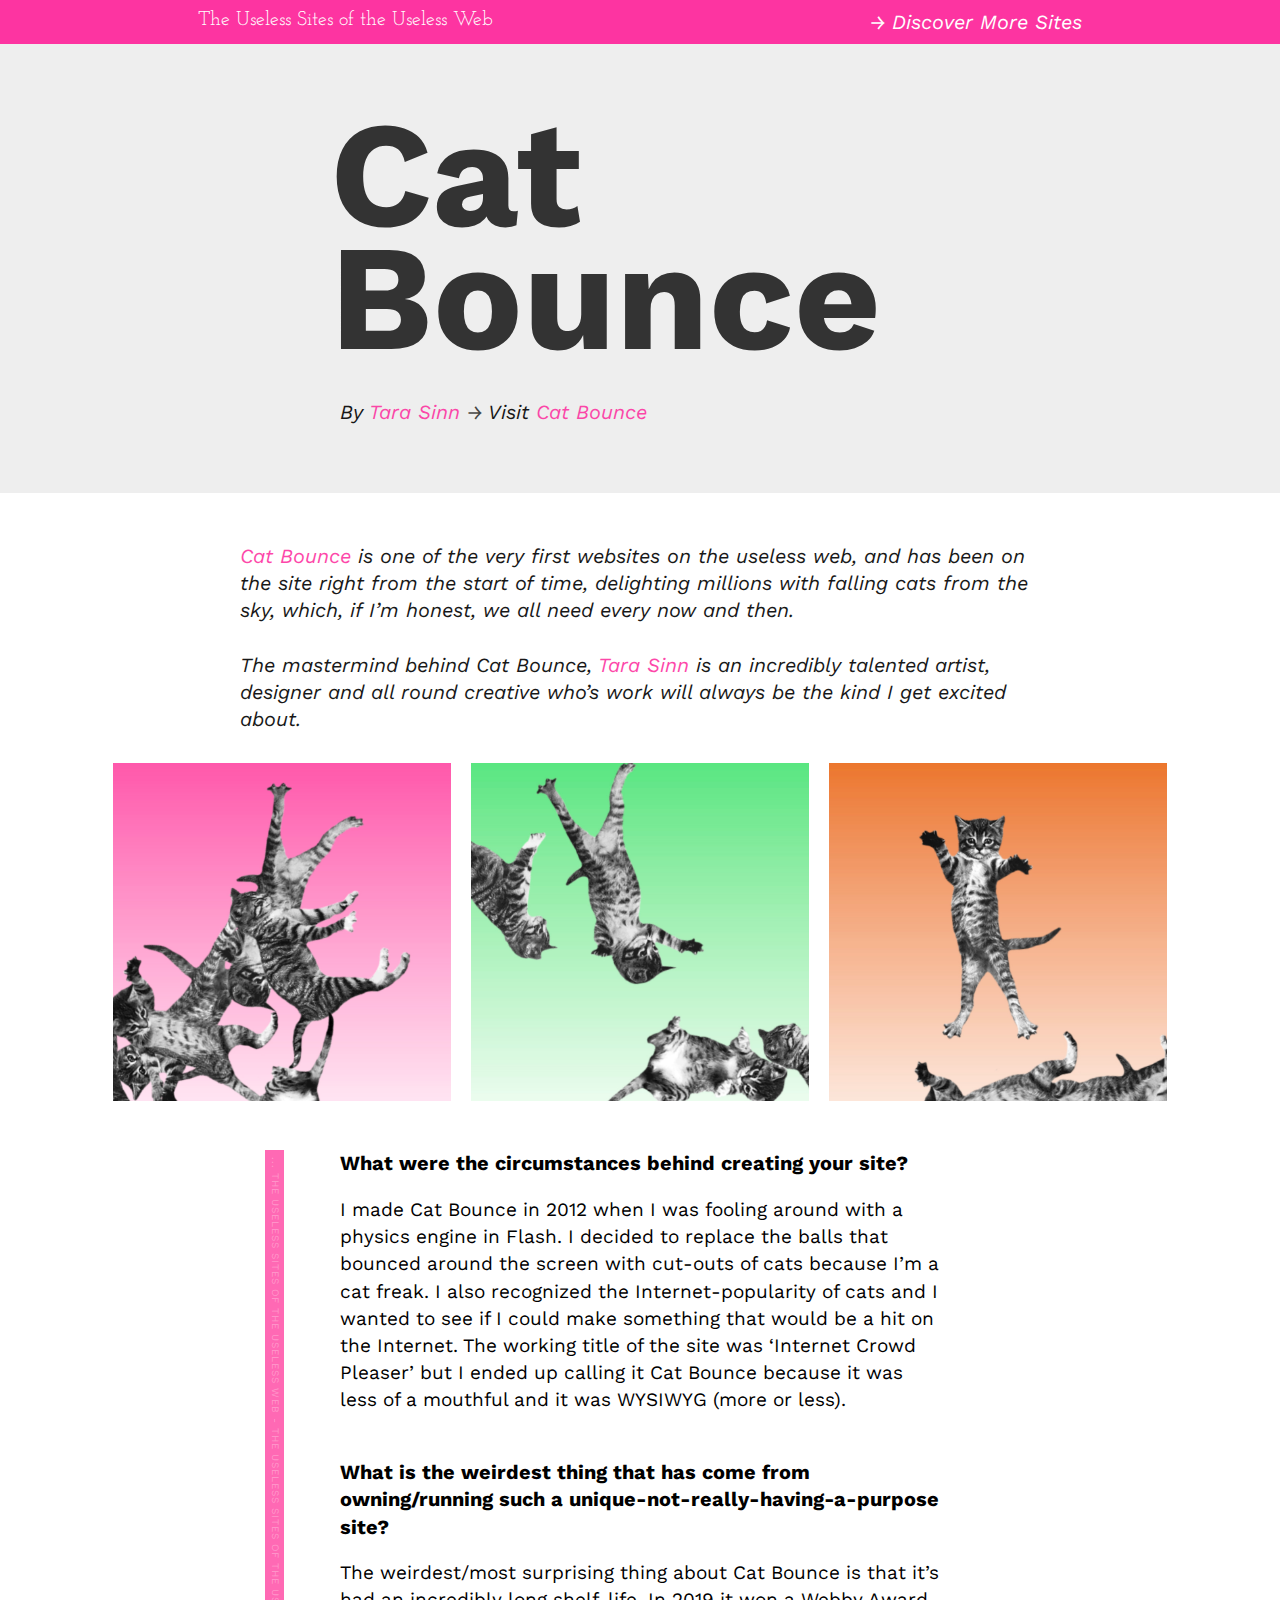
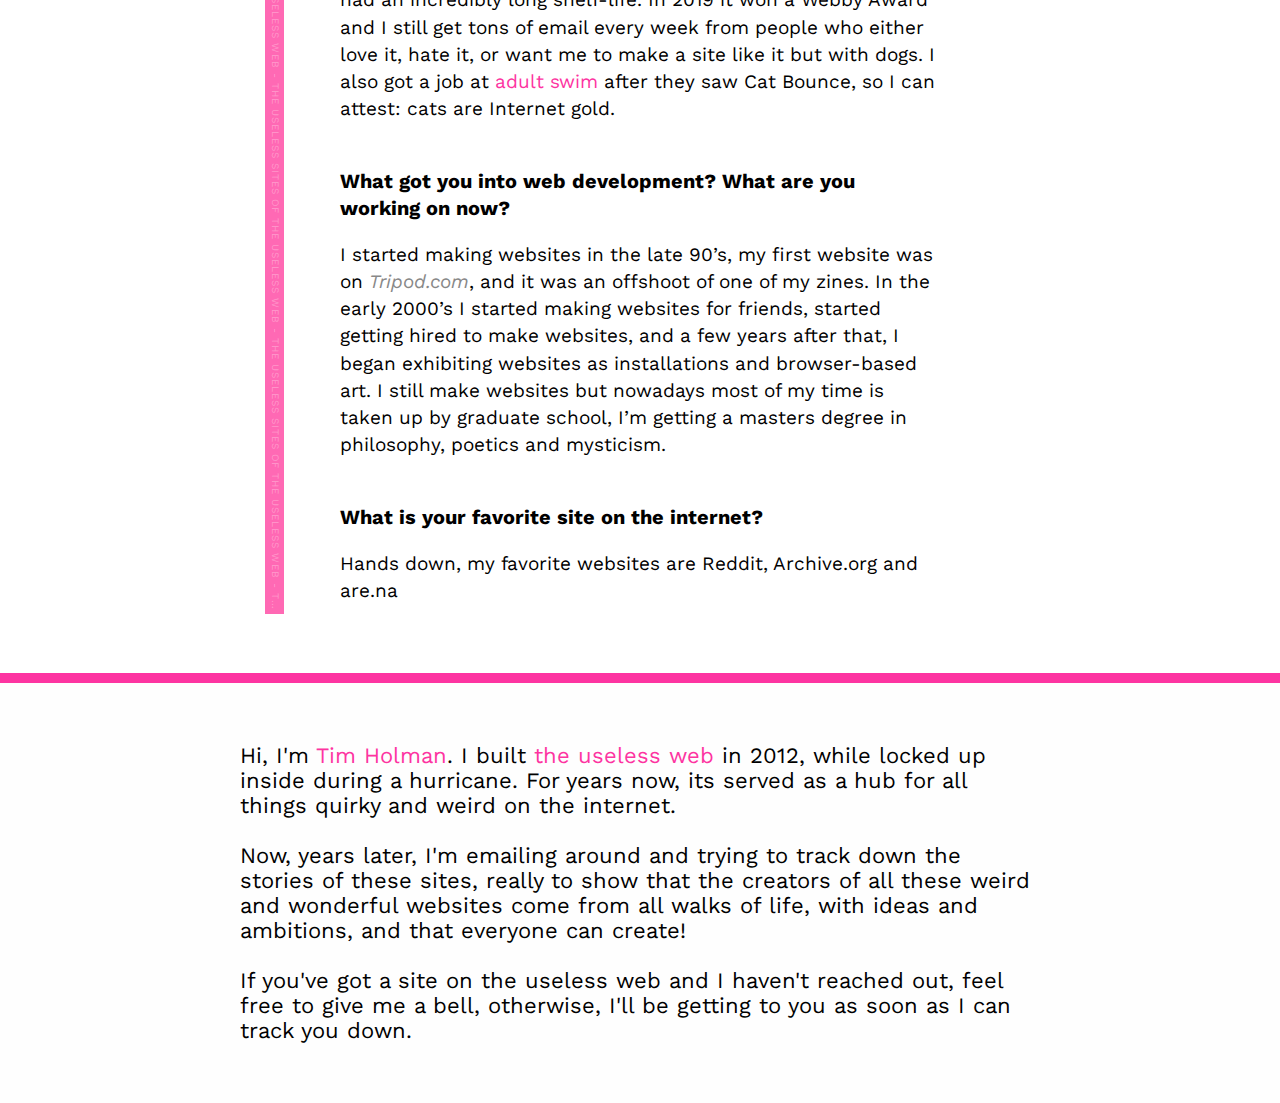
<file: theuselessweb/theuselessweb.com/sites/cat-bounce/index.html>
<!doctype html>
<html>
	
<!-- Mirrored from theuselessweb.com/sites/cat-bounce/ by HTTrack Website Copier/3.x [XR&CO'2014], Tue, 09 Jun 2020 15:48:42 GMT -->
<!-- Added by HTTrack --><meta http-equiv="content-type" content="text/html;charset=UTF-8" /><!-- /Added by HTTrack -->
<head>
  	<meta charset="utf-8" />
<link rel="alternate" type="application/rss+xml" title="The useless web Archive" />
<link rel="mask-icon" href="safari-tab-icon.html" color="#000000" />

 <meta
  name="description"
  content="An Archive and Q/A about the sites listed on the useless web."
/>

<meta name="viewport" content="width=device-width, initial-scale=1" />

<link
  href="https://fonts.googleapis.com/css2?family=Josefin+Slab:wght@600&amp;family=Work+Sans&amp;display=swap"
  rel="stylesheet"
/>

<link rel='stylesheet' href='../../../d33wubrfki0l68.cloudfront.net/css/e2fce1c3b53ed71a6fbcaf58a56465037e31e586/sites/css/styles.css'/>







    <title> Cat Bounce | The useless web Archive</title>
  	<meta property="og:title" content="Always judge a book by its cover">
    <meta property="og:description" content="Cat Bounce - A strange book with an even stranger cover.">
    <meta name="twitter:title" content="Always judge a book by its cover">
    <meta name="twitter:description" content="Cat Bounce - A strange book with an even stranger cover.">
  </head>
  <body >

    <header>
  <h1><a href="../index.html">The Useless Sites of the Useless Web</a></h1>
  <a href="../../index.html">→ Discover More Sites</a>
</header>

    <div class="wrapper">
      <article>
  <div class="details">
    <div class="details-wrapper">
      <a href="index.html" class="title"><h1>Cat Bounce</h1></a>
      <p>
        By 
         <a class="button" href="https://tara-sinn.com/" target="_blank">Tara Sinn</a> 

        <span class="divider">→</span> Visit <a class="button" href="https://cat-bounce.com/" target="_blank">Cat Bounce</a>
      </p>
    </div>
  </div>

  

  <div class="intro">
    <p><a href="https://cat-bounce.com/">Cat Bounce</a> is one of the very first websites on the useless web, and has been on the site right from the start of time, delighting millions with falling cats from the sky, which, if I&rsquo;m honest, we all need every now and then.<br>
 <br>
The mastermind behind Cat Bounce, <a href="https://animalstyle.biz/">Tara Sinn</a> is an incredibly talented artist, designer and all round creative who&rsquo;s work will always be the kind I get excited about.</p>
<p>
  </div>
  </p>
<div class="images">
  <img src="../../../d33wubrfki0l68.cloudfront.net/c05db7c17090d6944a4101ecfc13e9c9f5894a59/b73b2/sites/assets/cat-bounce.jpg" />
  <img src="../../../d33wubrfki0l68.cloudfront.net/bac68e768271b43e21ab6f47208cf7039805fa08/1a1f1/sites/assets/cat-bounce-2.jpg" />
  <img src="../../../d33wubrfki0l68.cloudfront.net/46045c1c617237ee432ca1ed76aee1077a3a9353/a25ac/sites/assets/cat-bounce-3.jpg" />
</div>
<p>
  <div class="content">
    </p>
<p><strong>What were the circumstances behind creating your site?</strong></p>
<p>I made Cat Bounce in 2012 when I was fooling around with a physics engine in Flash. I decided to replace the balls that bounced around the screen with cut-outs of cats because I&rsquo;m a cat freak. I also recognized the Internet-popularity of cats and I wanted to see if I could make something that would be a hit on the Internet. The working title of the site was &lsquo;Internet Crowd Pleaser&rsquo; but I ended up calling it Cat Bounce because it was less of a mouthful and it was WYSIWYG (more or less).<br>
 </p>
<p><strong>What is the weirdest thing that has come from owning/running such a unique-not-really-having-a-purpose site?</strong></p>
<p>The weirdest/most surprising thing about Cat Bounce is that it&rsquo;s had an incredibly long shelf-life. In 2019 it won a Webby Award and I still get tons of email every week from people who either love it, hate it, or want me to make a site like it but with dogs. I also got a job at <a href="http://www.adultswim.com/">adult swim</a> after they saw Cat Bounce, so I can attest: cats are Internet gold.<br>
 </p>
<p><strong>What got you into web development? What are you working on now?</strong></p>
<p>I started making websites in the late 90&rsquo;s, my first website was on <em>Tripod.com</em>, and it was an offshoot of one of my zines. In the early 2000&rsquo;s I started making websites for friends, started getting hired to make websites, and a few years after that, I began exhibiting websites as installations and browser-based art. I still make websites but nowadays most of my time is taken up by graduate school, I&rsquo;m getting a masters degree in philosophy, poetics and mysticism.<br>
 </p>
<p><strong>What is your favorite site on the internet?</strong></p>
<p>Hands down, my favorite websites are Reddit, Archive.org and are.na</p>

  </div>
</article>

      <footer>
  <div class="contents">
    <p>Hi, I'm <a href="http://tholman.com/">Tim Holman</a>. I built <a href="../../index.html">the useless web</a> in 2012, while locked up inside during a hurricane. For years now, its served as a hub for all things quirky and weird on the internet. </p><br>
    <p>
      Now, years later, I'm emailing around and trying to track down the stories of these sites, really to show that the creators of all these weird and wonderful websites come from all walks of life, with ideas and ambitions, and that everyone can create!
    </p><br>
    <p>
     If you've got a site on the useless web and I haven't reached out, feel free to give me a bell, otherwise, I'll be getting to you as soon as I can track you down.
    </p>
  </div>
</footer>

    </div>

    <script src='../../../d33wubrfki0l68.cloudfront.net/css/329bb49fdde40c2e0a44d9aac1cb6945eb2cf4fb/styles/global/font.css'></script>

  <script async src="https://www.googletagmanager.com/gtag/js?id=UA-35944549-1"></script>
				<script>
				  window.dataLayer = window.dataLayer || [];
				  function gtag(){dataLayer.push(arguments);}
				  gtag('js', new Date());

				  gtag('config', 'UA-35944549-1');
				</script></body>

<!-- Mirrored from theuselessweb.com/sites/cat-bounce/ by HTTrack Website Copier/3.x [XR&CO'2014], Tue, 09 Jun 2020 15:48:43 GMT -->
</html>
</file>
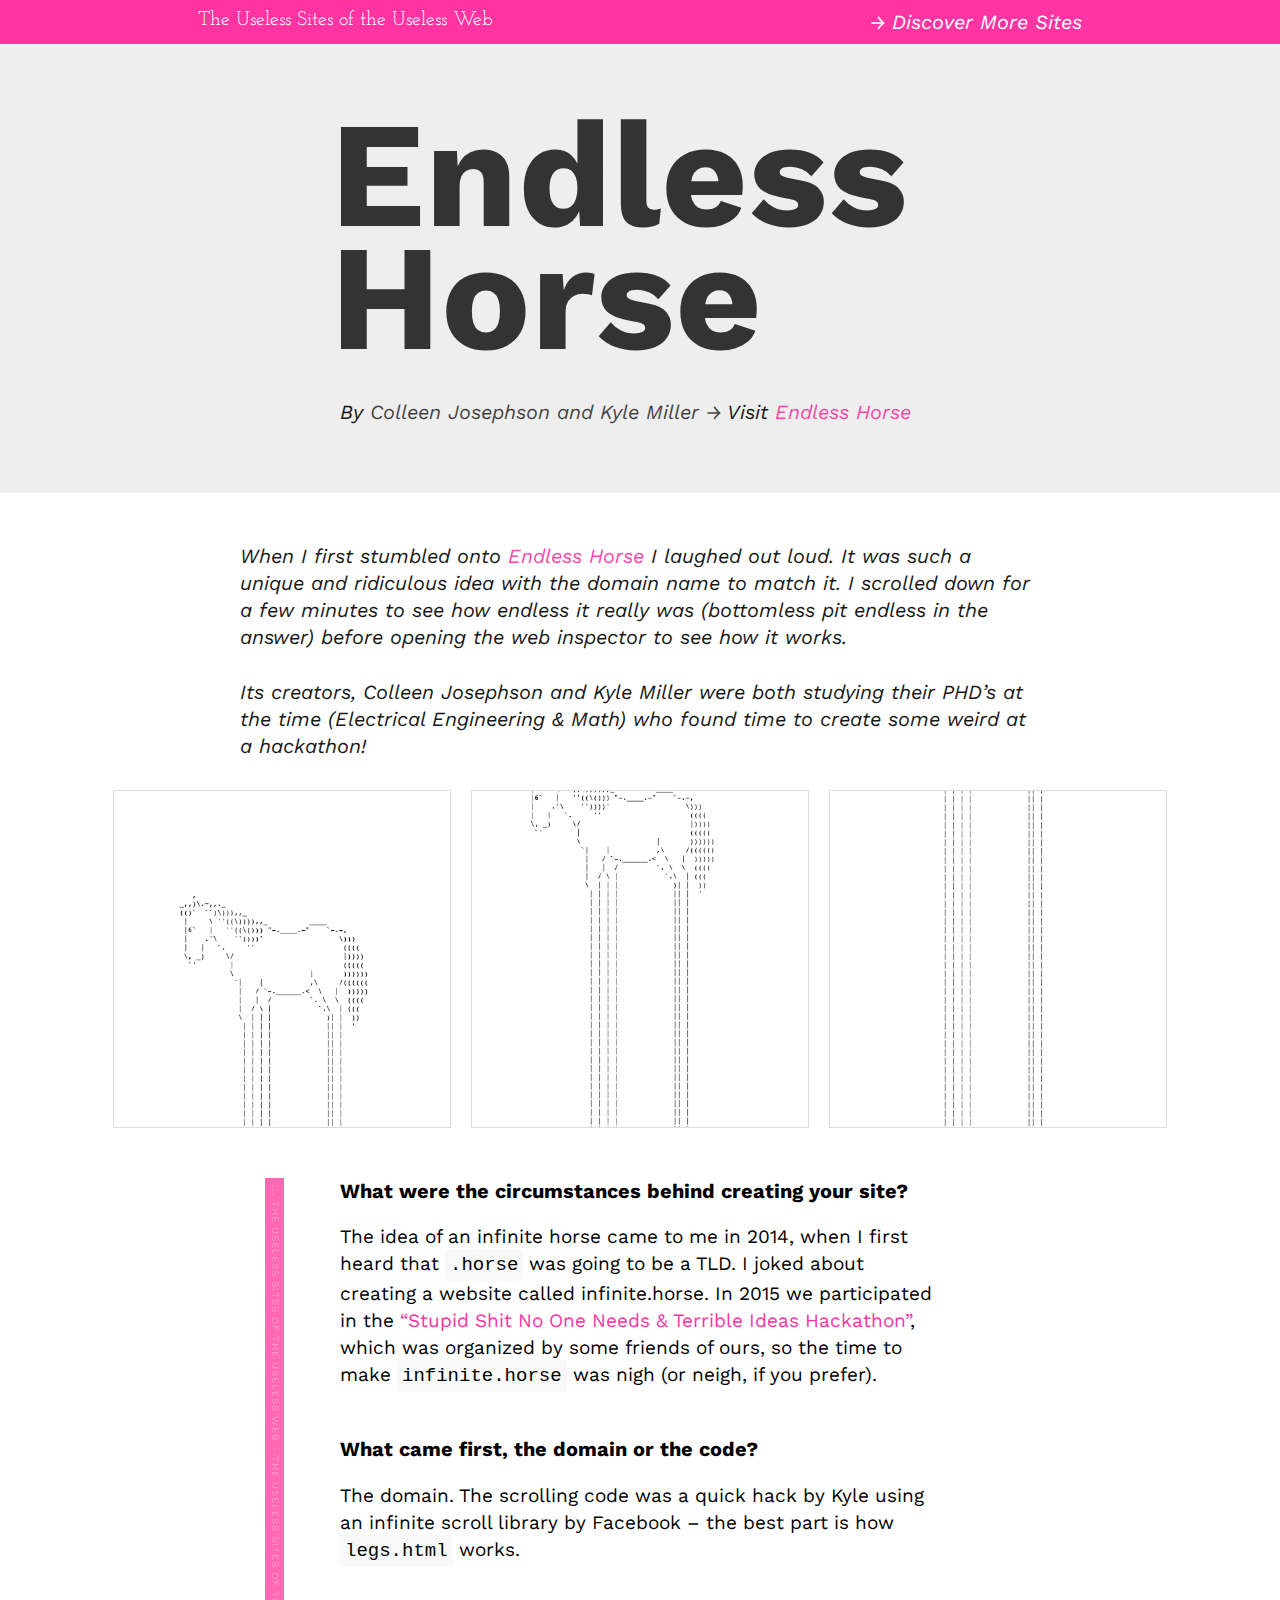
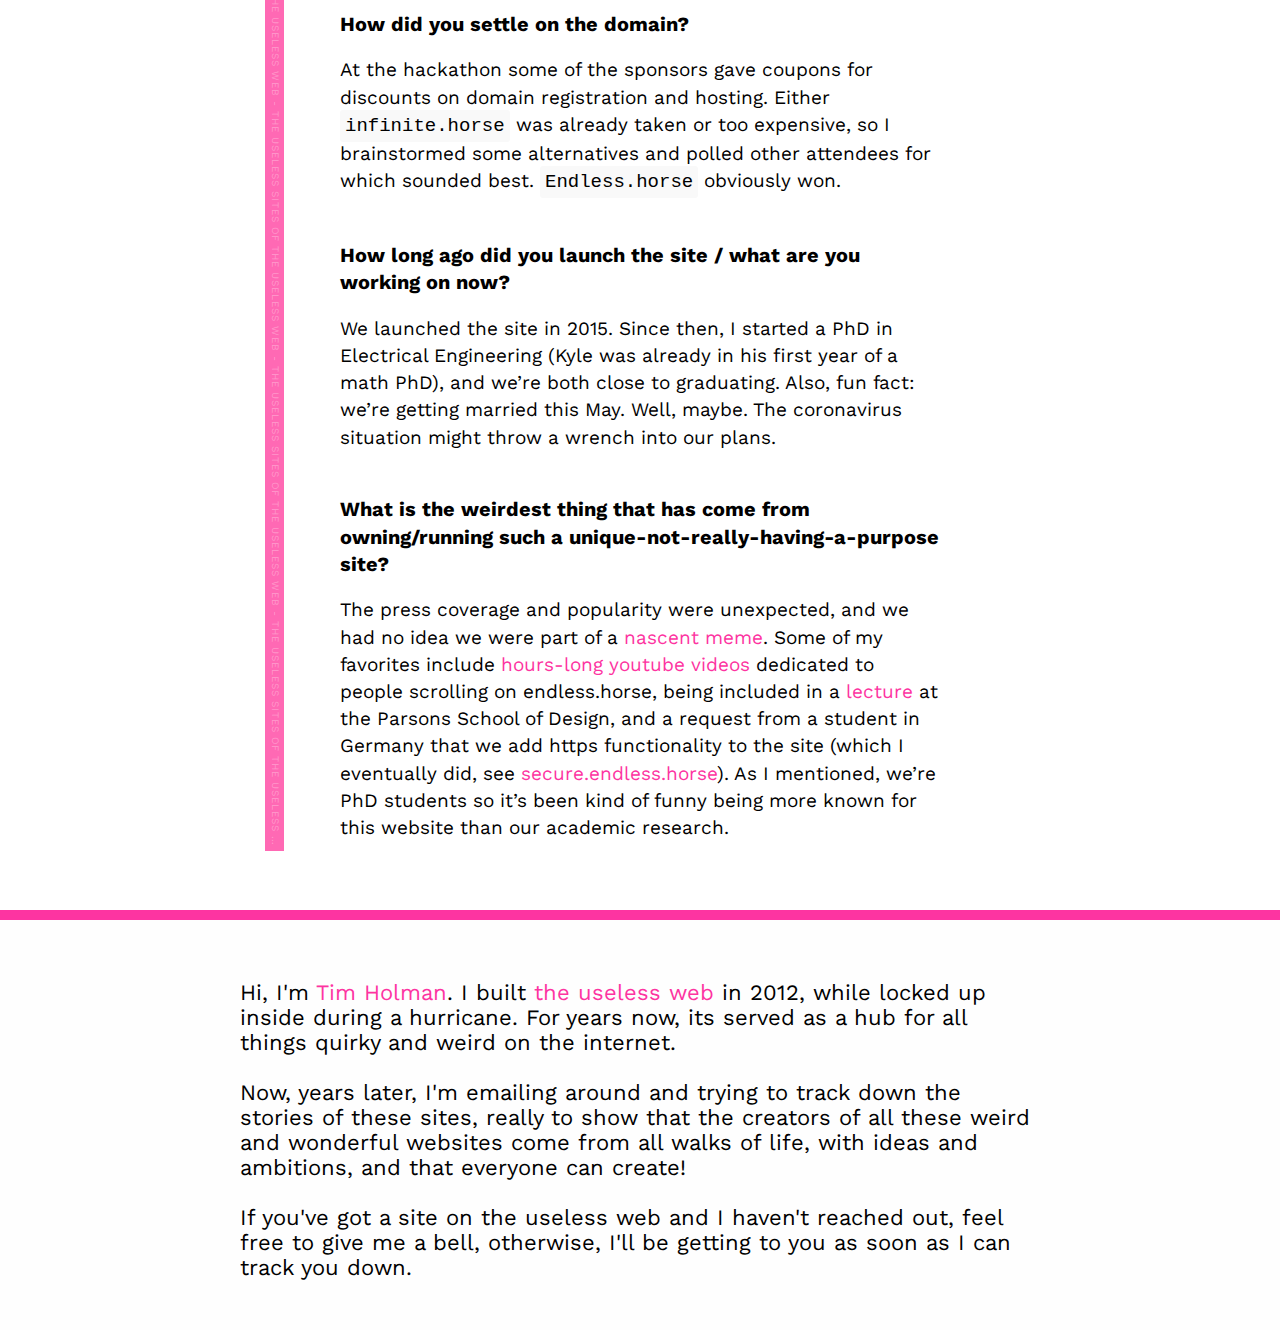
<file: theuselessweb/theuselessweb.com/sites/endless-horse/index.html>
<!doctype html>
<html>
	
<!-- Mirrored from theuselessweb.com/sites/endless-horse/ by HTTrack Website Copier/3.x [XR&CO'2014], Tue, 09 Jun 2020 15:48:41 GMT -->
<!-- Added by HTTrack --><meta http-equiv="content-type" content="text/html;charset=UTF-8" /><!-- /Added by HTTrack -->
<head>
  	<meta charset="utf-8" />
<link rel="alternate" type="application/rss+xml" title="The useless web Archive" />
<link rel="mask-icon" href="safari-tab-icon.html" color="#000000" />

 <meta
  name="description"
  content="An Archive and Q/A about the sites listed on the useless web."
/>

<meta name="viewport" content="width=device-width, initial-scale=1" />

<link
  href="https://fonts.googleapis.com/css2?family=Josefin+Slab:wght@600&amp;family=Work+Sans&amp;display=swap"
  rel="stylesheet"
/>

<link rel='stylesheet' href='../../../d33wubrfki0l68.cloudfront.net/css/e2fce1c3b53ed71a6fbcaf58a56465037e31e586/sites/css/styles.css'/>







    <title> Endless Horse | The useless web Archive</title>
  	<meta property="og:title" content="Always judge a book by its cover">
    <meta property="og:description" content="Endless Horse - A strange book with an even stranger cover.">
    <meta name="twitter:title" content="Always judge a book by its cover">
    <meta name="twitter:description" content="Endless Horse - A strange book with an even stranger cover.">
  </head>
  <body >

    <header>
  <h1><a href="../index.html">The Useless Sites of the Useless Web</a></h1>
  <a href="../../index.html">→ Discover More Sites</a>
</header>

    <div class="wrapper">
      <article>
  <div class="details">
    <div class="details-wrapper">
      <a href="index.html" class="title"><h1>Endless Horse</h1></a>
      <p>
        By 
         <span class="button" >Colleen Josephson and Kyle Miller</span> 

        <span class="divider">→</span> Visit <a class="button" href="http://endless.horse/" target="_blank">Endless Horse</a>
      </p>
    </div>
  </div>

  

  <div class="intro">
    <p>When I first stumbled onto <a href="http://endless.horse/">Endless Horse</a> I laughed out loud. It was such a unique and ridiculous idea with the domain name to match it. I scrolled down for a few minutes to see how endless it really was (bottomless pit endless in the answer) before opening the web inspector to see how it works.</p>
<p> <br>
Its creators, Colleen Josephson and Kyle Miller were both studying their PHD&rsquo;s at the time (Electrical Engineering &amp; Math) who found time to create some weird at a hackathon!</p>
<p>
  </div>
  </p>
<div class="images has-border">
  <img src="../../../d33wubrfki0l68.cloudfront.net/8dcd14e5e6deaf8d8449f1d69d524d74327a8f60/14d59/sites/assets/endless-horse.jpg" />
  <img src="../../../d33wubrfki0l68.cloudfront.net/bcf0ae1c51e5b44ed7482eeeca3795da4a6d7694/97c9e/sites/assets/endless-horse-2.jpg" />
  <img src="../../../d33wubrfki0l68.cloudfront.net/f814985bca624d1f3a11b412d7cf19388212adab/8bf6b/sites/assets/endless-horse-3.jpg" />
</div>
<p>
  <div class="content">
    </p>
<p><strong>What were the circumstances behind creating your site?</strong></p>
<p>The idea of an infinite horse came to me in 2014, when I first heard that <code>.horse</code> was going to be a TLD. I joked about creating a website called infinite.horse. In 2015 we participated in the <a href="https://stupidhackathon.github.io/2015.html">&ldquo;Stupid Shit No One Needs &amp; Terrible Ideas Hackathon&rdquo;</a>, which was organized by some friends of ours, so the time to make <code>infinite.horse</code> was nigh (or neigh, if you prefer).<br>
 </p>
<p><strong>What came first, the domain or the code?</strong></p>
<p>The domain. The scrolling code was a quick hack by Kyle using an infinite scroll library by Facebook &ndash; the best part is how <code>legs.html</code> works.<br>
 </p>
<p><strong>How did you settle on the domain?</strong></p>
<p>At the hackathon some of the sponsors gave coupons for discounts on domain registration and hosting. Either <code>infinite.horse</code> was already taken or too expensive, so I brainstormed some alternatives and polled other attendees for which sounded best. <code>Endless.horse</code> obviously won.<br>
 </p>
<p><strong>How long ago did you launch the site / what are you working on now?</strong></p>
<p>We launched the site in 2015. Since then, I started a PhD in Electrical Engineering (Kyle was already in his first year of a math PhD), and we&rsquo;re both close to graduating. Also, fun fact: we&rsquo;re getting married this May. Well, maybe. The coronavirus situation might throw a wrench into our plans.<br>
 </p>
<p><strong>What is the weirdest thing that has come from owning/running such a unique-not-really-having-a-purpose site?</strong></p>
<p>The press coverage and popularity were unexpected, and we had no idea we were part of a <a href="https://www.theregister.co.uk/2015/05/19/are_we_looking_at_the_first_domain_name_meme/">nascent meme</a>. Some of my favorites include <a href="https://www.youtube.com/watch?v=21fSC2lzwIY">hours-long youtube videos</a> dedicated to people scrolling on endless.horse, being included in a <a href="https://github.com/dylanfisher/ci18/blob/master/assets/lectures/dream-vacation.pdf">lecture</a> at the Parsons School of Design, and a request from a student in Germany that we add https functionality to the site (which I eventually did, see <a href="https://secure.endless.horse/">secure.endless.horse</a>). As I mentioned, we&rsquo;re PhD students so it&rsquo;s been kind of funny being more known for this website than our academic research.</p>

  </div>
</article>

      <footer>
  <div class="contents">
    <p>Hi, I'm <a href="http://tholman.com/">Tim Holman</a>. I built <a href="../../index.html">the useless web</a> in 2012, while locked up inside during a hurricane. For years now, its served as a hub for all things quirky and weird on the internet. </p><br>
    <p>
      Now, years later, I'm emailing around and trying to track down the stories of these sites, really to show that the creators of all these weird and wonderful websites come from all walks of life, with ideas and ambitions, and that everyone can create!
    </p><br>
    <p>
     If you've got a site on the useless web and I haven't reached out, feel free to give me a bell, otherwise, I'll be getting to you as soon as I can track you down.
    </p>
  </div>
</footer>

    </div>

    <script src='../../../d33wubrfki0l68.cloudfront.net/css/329bb49fdde40c2e0a44d9aac1cb6945eb2cf4fb/styles/global/font.css'></script>

  <script async src="https://www.googletagmanager.com/gtag/js?id=UA-35944549-1"></script>
				<script>
				  window.dataLayer = window.dataLayer || [];
				  function gtag(){dataLayer.push(arguments);}
				  gtag('js', new Date());

				  gtag('config', 'UA-35944549-1');
				</script></body>

<!-- Mirrored from theuselessweb.com/sites/endless-horse/ by HTTrack Website Copier/3.x [XR&CO'2014], Tue, 09 Jun 2020 15:48:42 GMT -->
</html>
</file>
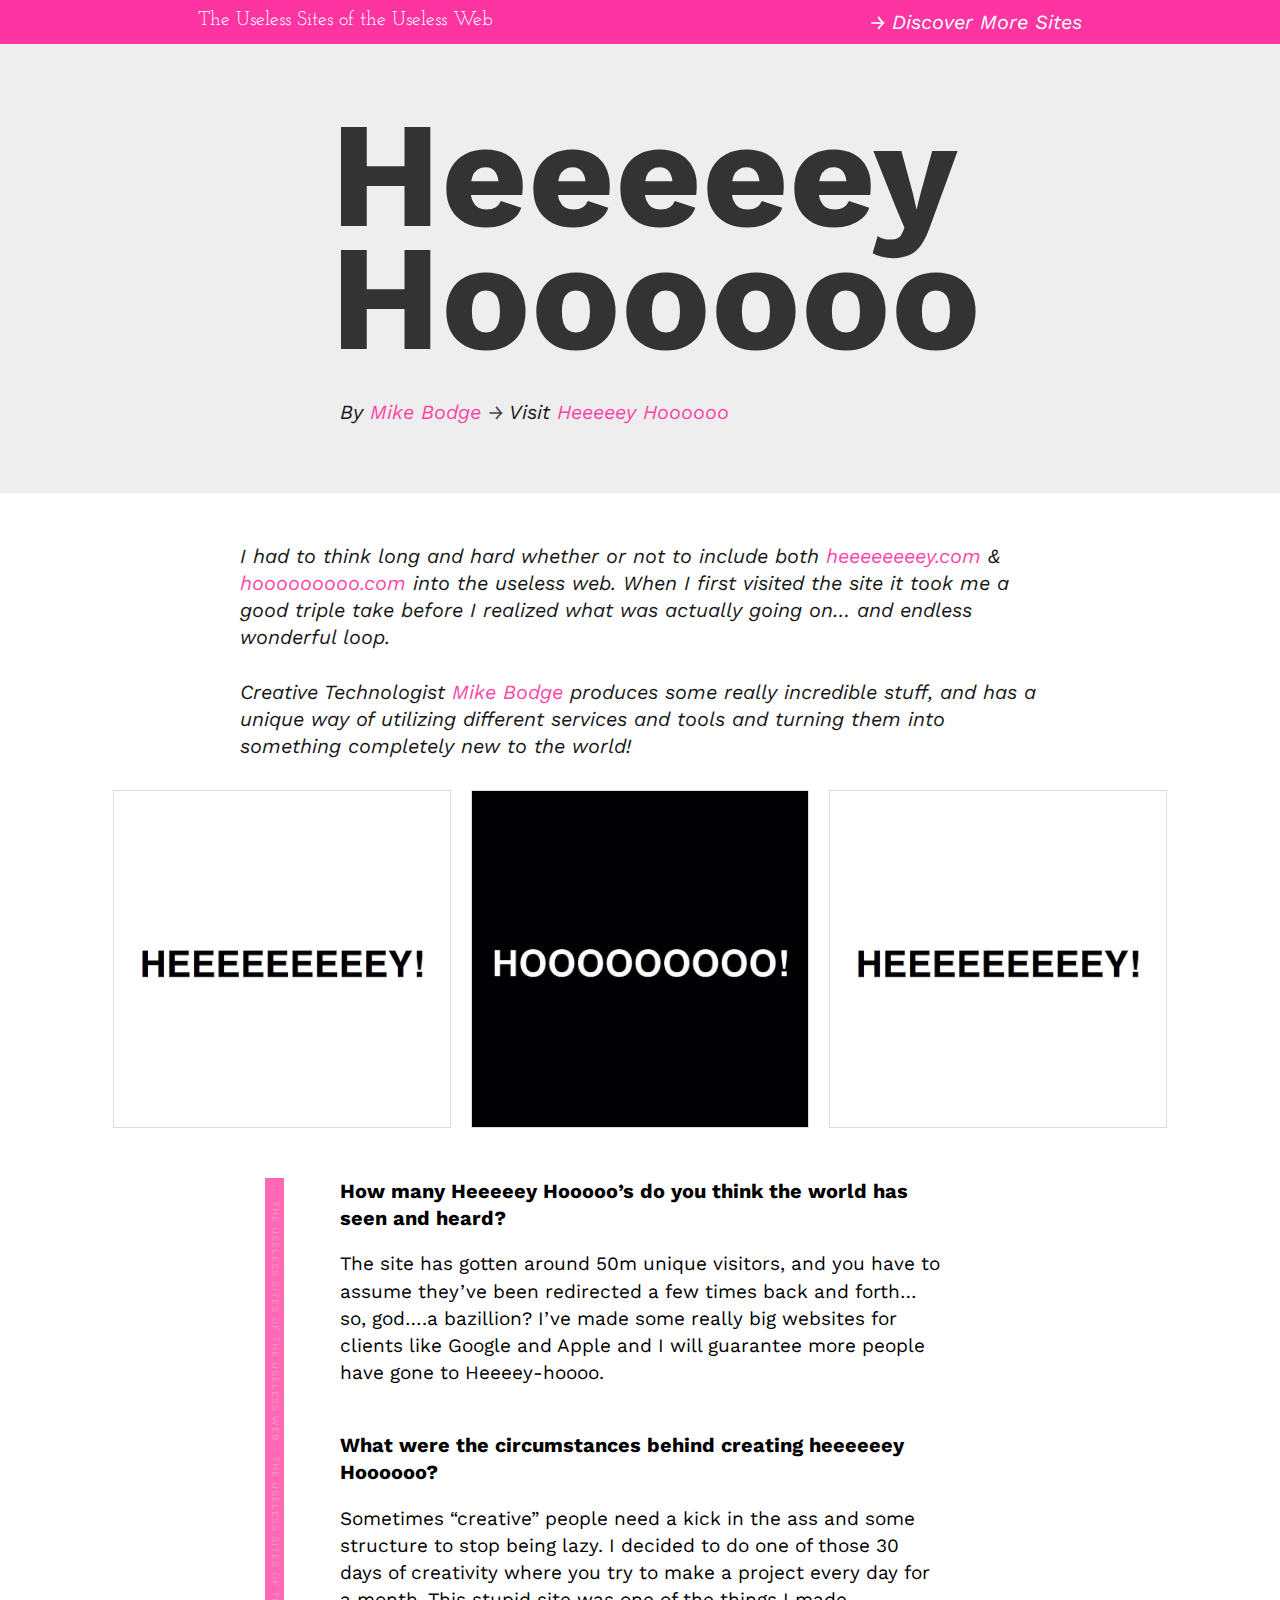
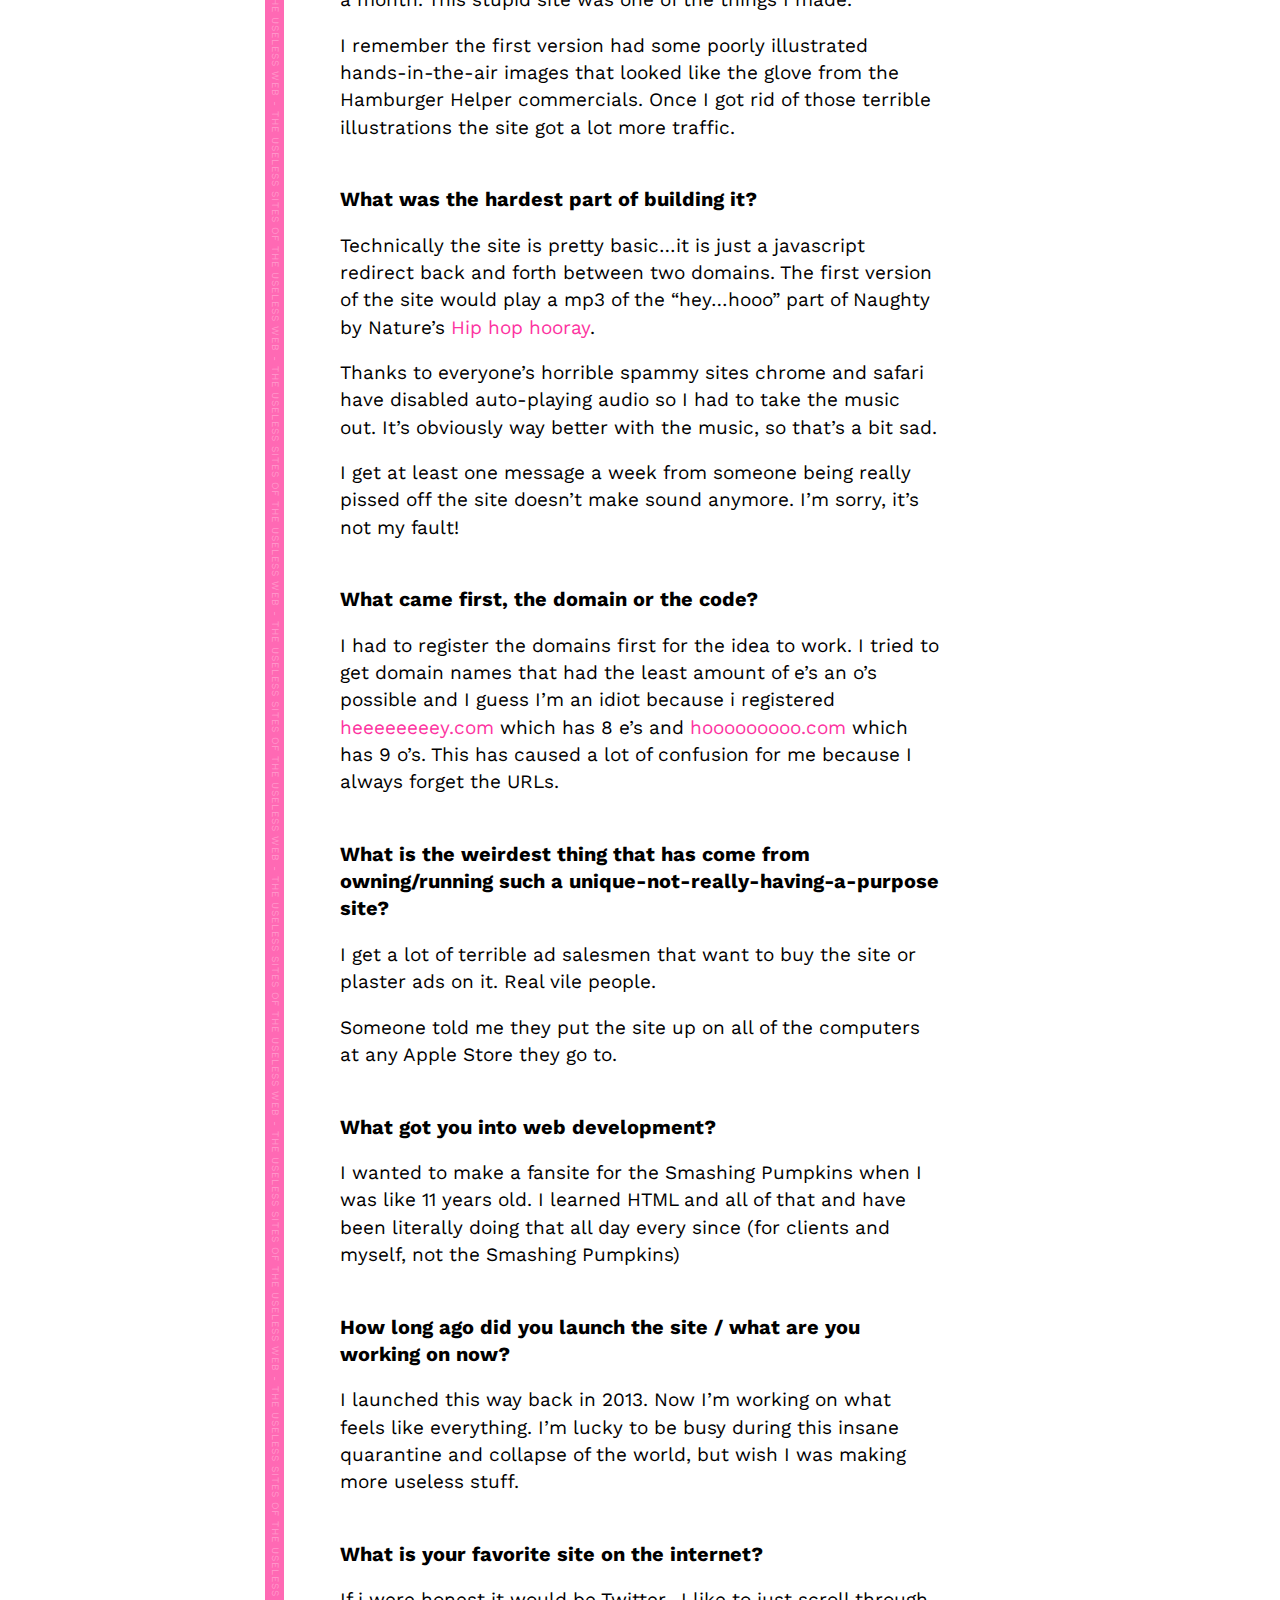
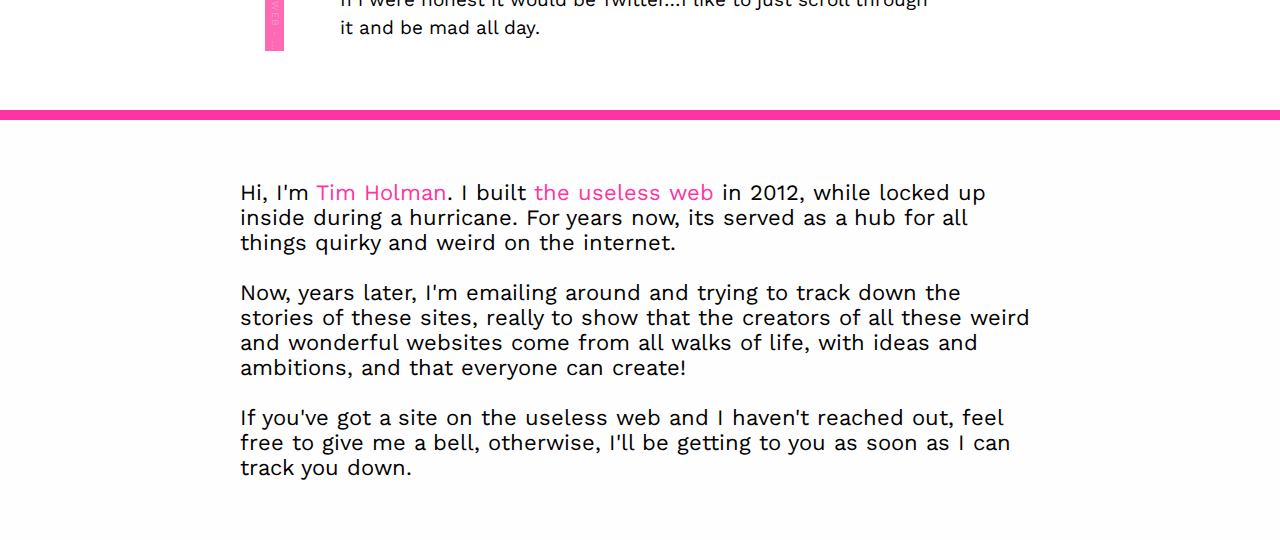
<file: theuselessweb/theuselessweb.com/sites/heeeeey-hoooooo/index.html>
<!doctype html>
<html>
	
<!-- Mirrored from theuselessweb.com/sites/heeeeey-hoooooo/ by HTTrack Website Copier/3.x [XR&CO'2014], Tue, 09 Jun 2020 15:48:39 GMT -->
<!-- Added by HTTrack --><meta http-equiv="content-type" content="text/html;charset=UTF-8" /><!-- /Added by HTTrack -->
<head>
  	<meta charset="utf-8" />
<link rel="alternate" type="application/rss+xml" title="The useless web Archive" />
<link rel="mask-icon" href="safari-tab-icon.html" color="#000000" />

 <meta
  name="description"
  content="An Archive and Q/A about the sites listed on the useless web."
/>

<meta name="viewport" content="width=device-width, initial-scale=1" />

<link
  href="https://fonts.googleapis.com/css2?family=Josefin+Slab:wght@600&amp;family=Work+Sans&amp;display=swap"
  rel="stylesheet"
/>

<link rel='stylesheet' href='../../../d33wubrfki0l68.cloudfront.net/css/e2fce1c3b53ed71a6fbcaf58a56465037e31e586/sites/css/styles.css'/>







    <title> Heeeeey Hoooooo | The useless web Archive</title>
  	<meta property="og:title" content="Always judge a book by its cover">
    <meta property="og:description" content="Heeeeey Hoooooo - A strange book with an even stranger cover.">
    <meta name="twitter:title" content="Always judge a book by its cover">
    <meta name="twitter:description" content="Heeeeey Hoooooo - A strange book with an even stranger cover.">
  </head>
  <body >

    <header>
  <h1><a href="../index.html">The Useless Sites of the Useless Web</a></h1>
  <a href="../../index.html">→ Discover More Sites</a>
</header>

    <div class="wrapper">
      <article>
  <div class="details">
    <div class="details-wrapper">
      <a href="index.html" class="title"><h1>Heeeeey Hoooooo</h1></a>
      <p>
        By 
         <a class="button" href="https://bod.ge/" target="_blank">Mike Bodge</a> 

        <span class="divider">→</span> Visit <a class="button" href="https://heeeeeeeey.com/" target="_blank">Heeeeey Hoooooo</a>
      </p>
    </div>
  </div>

  

  <div class="intro">
    <p>I had to think long and hard whether or not to include both <a href="https://heeeeeeeey.com/">heeeeeeeey.com</a> &amp; <a href="https://hooooooooo.com/">hooooooooo.com</a> into the useless web. When I first visited the site it took me a good triple take before I realized what was actually going on&hellip; and endless wonderful loop.<br>
 </p>
<p>Creative Technologist <a href="https://bod.ge/">Mike Bodge</a> produces some really incredible stuff, and has a unique way of utilizing different services and tools and turning them into something completely new to the world!</p>
<p>
  </div>
  </p>
<div class="images has-border">
  <img src="../../../d33wubrfki0l68.cloudfront.net/268d02e8ad3b536b609db40fbb474dba187c7710/a096f/sites/assets/heeeeey.jpg" />
  <img src="../../../d33wubrfki0l68.cloudfront.net/e8c4664bc8c01cb4182a083cff5d47e9c0319d6a/0a7b8/sites/assets/hoooo.jpg" />
  <img src="../../../d33wubrfki0l68.cloudfront.net/268d02e8ad3b536b609db40fbb474dba187c7710/a096f/sites/assets/heeeeey.jpg" />
</div>
<p>
  <div class="content">
    </p>
<p><strong>How many Heeeeey Hooooo&rsquo;s do you think the world has seen and heard?</strong></p>
<p>The site has gotten around 50m unique visitors, and you have to assume they&rsquo;ve been redirected a few times back and forth&hellip;so, god&hellip;.a bazillion? I&rsquo;ve made some really big websites for clients like Google and Apple and I will guarantee more people have gone to Heeeey-hoooo.<br>
 </p>
<p><strong>What were the circumstances behind creating heeeeeey Hoooooo?</strong></p>
<p>Sometimes &ldquo;creative&rdquo; people need a kick in the ass and some structure to stop being lazy. I decided to do one of those 30 days of creativity where you try to make a project every day for a month. This stupid site was one of the things I made.</p>
<p>I remember the first version had some poorly illustrated hands-in-the-air images that looked like the glove from the Hamburger Helper commercials. Once I got rid of those terrible illustrations the site got a lot more traffic.<br>
 </p>
<p><strong>What was the hardest part of building it?</strong></p>
<p>Technically the site is pretty basic&hellip;it is just a javascript redirect back and forth between two domains. The first version of the site would play a mp3 of the &ldquo;hey&hellip;hooo&rdquo; part of Naughty by Nature&rsquo;s <a href="https://www.youtube.com/watch?v=Rz1Xn1vzOM4">Hip hop hooray</a>.</p>
<p>Thanks to everyone&rsquo;s horrible spammy sites chrome and safari have disabled auto-playing audio so I had to take the music out. It&rsquo;s obviously way better with the music, so that&rsquo;s a bit sad.</p>
<p>I get at least one message a week from someone being really pissed off the site doesn&rsquo;t make sound anymore. I&rsquo;m sorry, it&rsquo;s not my fault!<br>
 </p>
<p><strong>What came first, the domain or the code?</strong></p>
<p>I had to register the domains first for the idea to work. I tried to get domain names that had the least amount of e&rsquo;s an o&rsquo;s possible and I guess I&rsquo;m an idiot because i registered <a href="https://heeeeeeeey.com/">heeeeeeeey.com</a> which has 8 e&rsquo;s and <a href="https://hooooooooo.com/">hooooooooo.com</a> which has 9 o&rsquo;s. This has caused a lot of confusion for me because I always forget the URLs.<br>
 </p>
<p><strong>What is the weirdest thing that has come from owning/running such a unique-not-really-having-a-purpose site?</strong></p>
<p>I get a lot of terrible ad salesmen that want to buy the site or plaster ads on it. Real vile people.</p>
<p>Someone told me they put the site up on all of the computers at any Apple Store they go to.<br>
 </p>
<p><strong>What got you into web development?</strong></p>
<p>I wanted to make a fansite for the Smashing Pumpkins when I was like 11 years old. I learned HTML and all of that and have been literally doing that all day every since (for clients and myself, not the Smashing Pumpkins)<br>
 </p>
<p><strong>How long ago did you launch the site / what are you working on now?</strong></p>
<p>I launched this way back in 2013. Now I&rsquo;m working on what feels like everything. I&rsquo;m lucky to be busy during this insane quarantine and collapse of the world, but wish I was making more useless stuff.<br>
 </p>
<p><strong>What is your favorite site on the internet?</strong></p>
<p>If i were honest it would be Twitter&hellip;I like to just scroll through it and be mad all day.</p>

  </div>
</article>

      <footer>
  <div class="contents">
    <p>Hi, I'm <a href="http://tholman.com/">Tim Holman</a>. I built <a href="../../index.html">the useless web</a> in 2012, while locked up inside during a hurricane. For years now, its served as a hub for all things quirky and weird on the internet. </p><br>
    <p>
      Now, years later, I'm emailing around and trying to track down the stories of these sites, really to show that the creators of all these weird and wonderful websites come from all walks of life, with ideas and ambitions, and that everyone can create!
    </p><br>
    <p>
     If you've got a site on the useless web and I haven't reached out, feel free to give me a bell, otherwise, I'll be getting to you as soon as I can track you down.
    </p>
  </div>
</footer>

    </div>

    <script src='../../../d33wubrfki0l68.cloudfront.net/css/329bb49fdde40c2e0a44d9aac1cb6945eb2cf4fb/styles/global/font.css'></script>

  <script async src="https://www.googletagmanager.com/gtag/js?id=UA-35944549-1"></script>
				<script>
				  window.dataLayer = window.dataLayer || [];
				  function gtag(){dataLayer.push(arguments);}
				  gtag('js', new Date());

				  gtag('config', 'UA-35944549-1');
				</script></body>

<!-- Mirrored from theuselessweb.com/sites/heeeeey-hoooooo/ by HTTrack Website Copier/3.x [XR&CO'2014], Tue, 09 Jun 2020 15:48:40 GMT -->
</html>
</file>
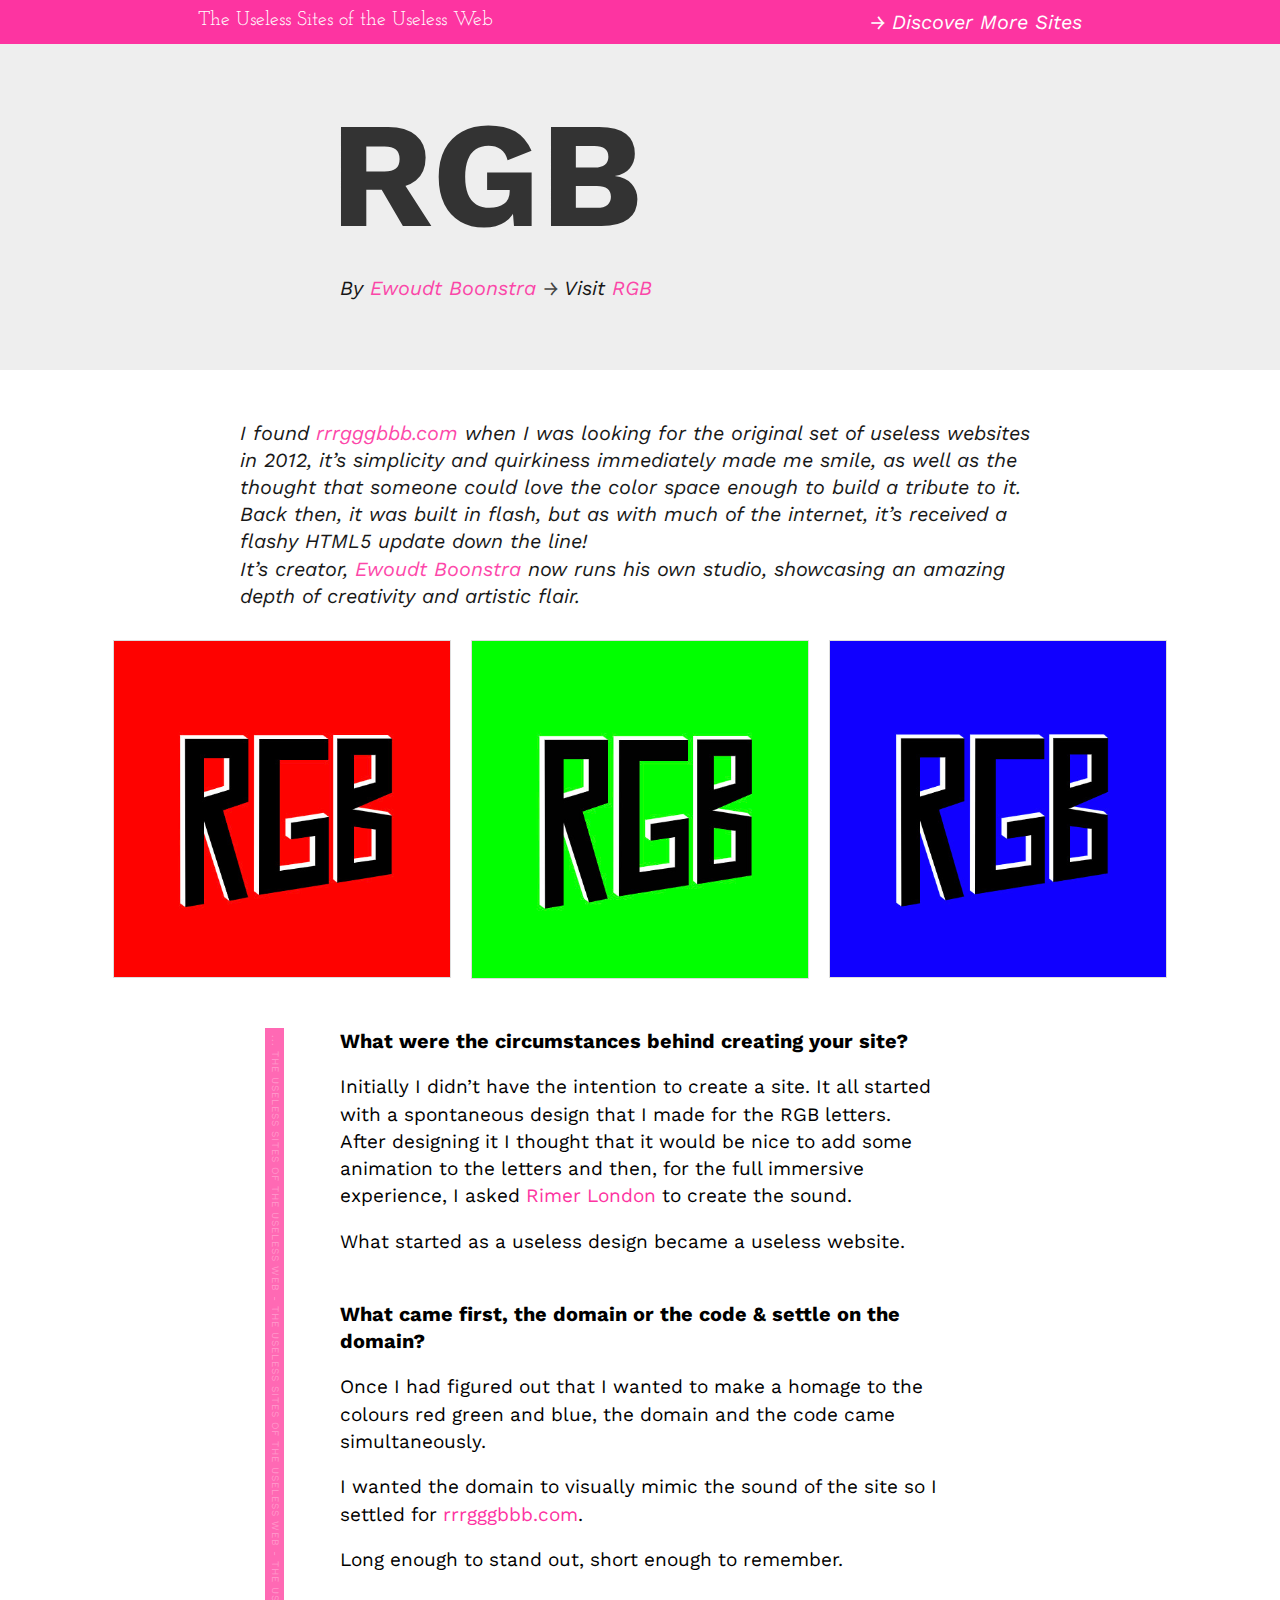
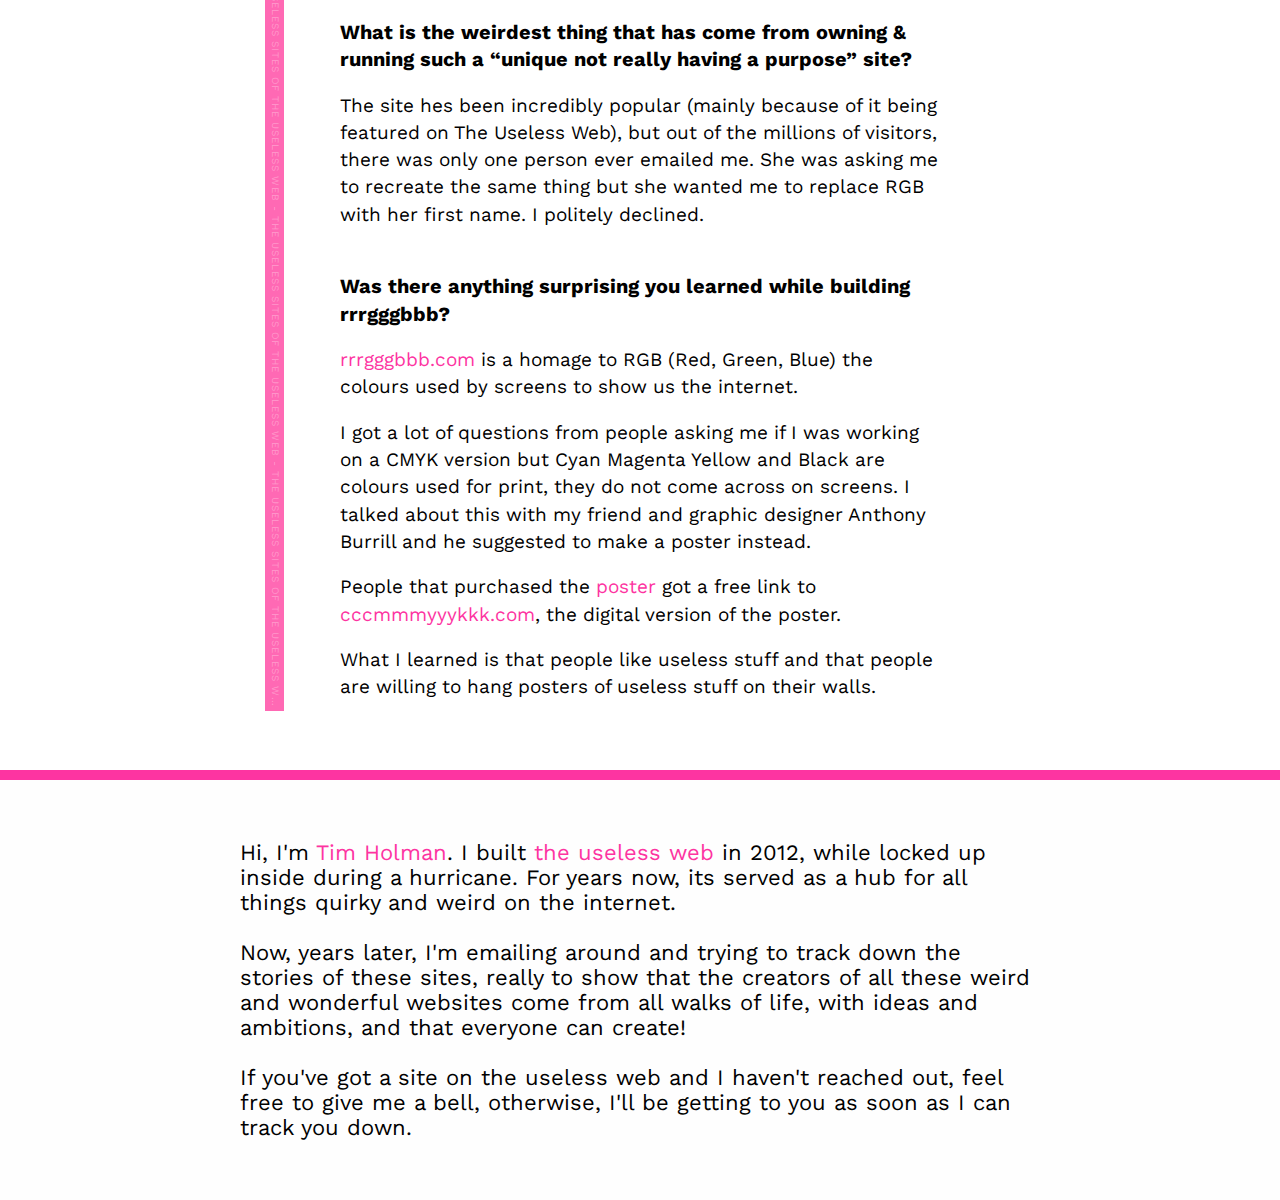
<file: theuselessweb/theuselessweb.com/sites/rgb/index.html>
<!doctype html>
<html>
	
<!-- Mirrored from theuselessweb.com/sites/rgb/ by HTTrack Website Copier/3.x [XR&CO'2014], Tue, 09 Jun 2020 15:48:40 GMT -->
<!-- Added by HTTrack --><meta http-equiv="content-type" content="text/html;charset=UTF-8" /><!-- /Added by HTTrack -->
<head>
  	<meta charset="utf-8" />
<link rel="alternate" type="application/rss+xml" title="The useless web Archive" />
<link rel="mask-icon" href="safari-tab-icon.html" color="#000000" />

 <meta
  name="description"
  content="An Archive and Q/A about the sites listed on the useless web."
/>

<meta name="viewport" content="width=device-width, initial-scale=1" />

<link
  href="https://fonts.googleapis.com/css2?family=Josefin+Slab:wght@600&amp;family=Work+Sans&amp;display=swap"
  rel="stylesheet"
/>

<link rel='stylesheet' href='../../../d33wubrfki0l68.cloudfront.net/css/e2fce1c3b53ed71a6fbcaf58a56465037e31e586/sites/css/styles.css'/>







    <title> RGB | The useless web Archive</title>
  	<meta property="og:title" content="Always judge a book by its cover">
    <meta property="og:description" content="RGB - A strange book with an even stranger cover.">
    <meta name="twitter:title" content="Always judge a book by its cover">
    <meta name="twitter:description" content="RGB - A strange book with an even stranger cover.">
  </head>
  <body >

    <header>
  <h1><a href="../index.html">The Useless Sites of the Useless Web</a></h1>
  <a href="../../index.html">→ Discover More Sites</a>
</header>

    <div class="wrapper">
      <article>
  <div class="details">
    <div class="details-wrapper">
      <a href="index.html" class="title"><h1>RGB</h1></a>
      <p>
        By 
         <a class="button" href="http://mrboonstra.com/" target="_blank">Ewoudt Boonstra</a> 

        <span class="divider">→</span> Visit <a class="button" href="http://www.rrrgggbbb.com/" target="_blank">RGB</a>
      </p>
    </div>
  </div>

  

  <div class="intro">
    <p>I found <a href="http://www.rrrgggbbb.com/">rrrgggbbb.com</a> when I was looking for the original set of useless websites in 2012, it&rsquo;s simplicity and quirkiness immediately made me smile, as well as the thought that someone could love the color space enough to build a tribute to it. Back then, it was built in flash, but as with much of the internet, it&rsquo;s received a flashy HTML5 update down the line!
 </p>
<p>It&rsquo;s creator, <a href="http://mrboonstra.com/">Ewoudt Boonstra</a> now runs his own studio, showcasing an amazing depth of creativity and artistic flair.</p>
<p>
  </div>
  </p>
<div class="images has-border">
  <img src="../../../d33wubrfki0l68.cloudfront.net/fc3eb8b6be761e89e4b82463c080b2149f2426ee/9d836/sites/assets/rgb.jpg" />
  <img src="../../../d33wubrfki0l68.cloudfront.net/295e881213dc971e36578128c74cc592cad2d16d/0f598/sites/assets/rgb-2.jpg" />
  <img src="../../../d33wubrfki0l68.cloudfront.net/b969960359d72f01c0379c0da3a28dee8e532d07/253cb/sites/assets/rgb-3.jpg" />
</div>
<p>
  <div class="content">
    </p>
<p><strong>What were the circumstances behind creating your site?</strong></p>
<p>Initially I didn’t have the intention to create a site. It all started with a spontaneous design that I made for the RGB letters. After designing it I thought that it would be nice to add some animation to the letters and then, for the full immersive experience, I asked <a href="http://rimerlondon.com/">Rimer London</a> to create the sound.</p>
<p>What started as a useless design became a useless website.<br>
 </p>
<p><strong>What came first, the domain or the code &amp; settle on the domain?</strong></p>
<p>Once I had figured out that I wanted to make a homage to the colours red green and blue, the domain and the code came simultaneously.</p>
<p>I wanted the domain to visually mimic the sound of the site so I settled for <a href="http://www.rrrgggbbb.com/">rrrgggbbb.com</a>.</p>
<p>Long enough to stand out, short enough to remember.<br>
 </p>
<p><strong>What is the weirdest thing that has come from owning &amp; running such a &ldquo;unique not really having a purpose&rdquo; site?</strong></p>
<p>The site hes been incredibly popular (mainly because of it being featured on The Useless Web), but out of the millions of visitors, there was only one person ever emailed me.
She was asking me to recreate the same thing but she wanted me to replace RGB with her first name.
I politely declined.<br>
 </p>
<p><strong>Was there anything surprising you learned while building rrrgggbbb?</strong></p>
<p><a href="http://www.rrrgggbbb.com/">rrrgggbbb.com</a> is a homage to RGB (Red, Green, Blue) the colours used by screens to show us the internet.</p>
<p>I got a lot of questions from people asking me if I was working on a CMYK version but Cyan Magenta Yellow and Black are colours used for print, they do not come across on screens.
I talked about this with my friend and graphic designer Anthony Burrill and he suggested to make a poster instead.</p>
<p>People that purchased the <a href="https://www.instagram.com/p/BNW0Pi8AjfS/">poster</a> got a free link to <a href="http://cccmmmyyykkk.com/">cccmmmyyykkk.com</a>, the digital version of the poster.</p>
<p>What I learned is that people like useless stuff and that people are willing to hang posters of useless stuff on their walls.</p>

  </div>
</article>

      <footer>
  <div class="contents">
    <p>Hi, I'm <a href="http://tholman.com/">Tim Holman</a>. I built <a href="../../index.html">the useless web</a> in 2012, while locked up inside during a hurricane. For years now, its served as a hub for all things quirky and weird on the internet. </p><br>
    <p>
      Now, years later, I'm emailing around and trying to track down the stories of these sites, really to show that the creators of all these weird and wonderful websites come from all walks of life, with ideas and ambitions, and that everyone can create!
    </p><br>
    <p>
     If you've got a site on the useless web and I haven't reached out, feel free to give me a bell, otherwise, I'll be getting to you as soon as I can track you down.
    </p>
  </div>
</footer>

    </div>

    <script src='../../../d33wubrfki0l68.cloudfront.net/css/329bb49fdde40c2e0a44d9aac1cb6945eb2cf4fb/styles/global/font.css'></script>

  <script async src="https://www.googletagmanager.com/gtag/js?id=UA-35944549-1"></script>
				<script>
				  window.dataLayer = window.dataLayer || [];
				  function gtag(){dataLayer.push(arguments);}
				  gtag('js', new Date());

				  gtag('config', 'UA-35944549-1');
				</script></body>

<!-- Mirrored from theuselessweb.com/sites/rgb/ by HTTrack Website Copier/3.x [XR&CO'2014], Tue, 09 Jun 2020 15:48:40 GMT -->
</html>
</file>
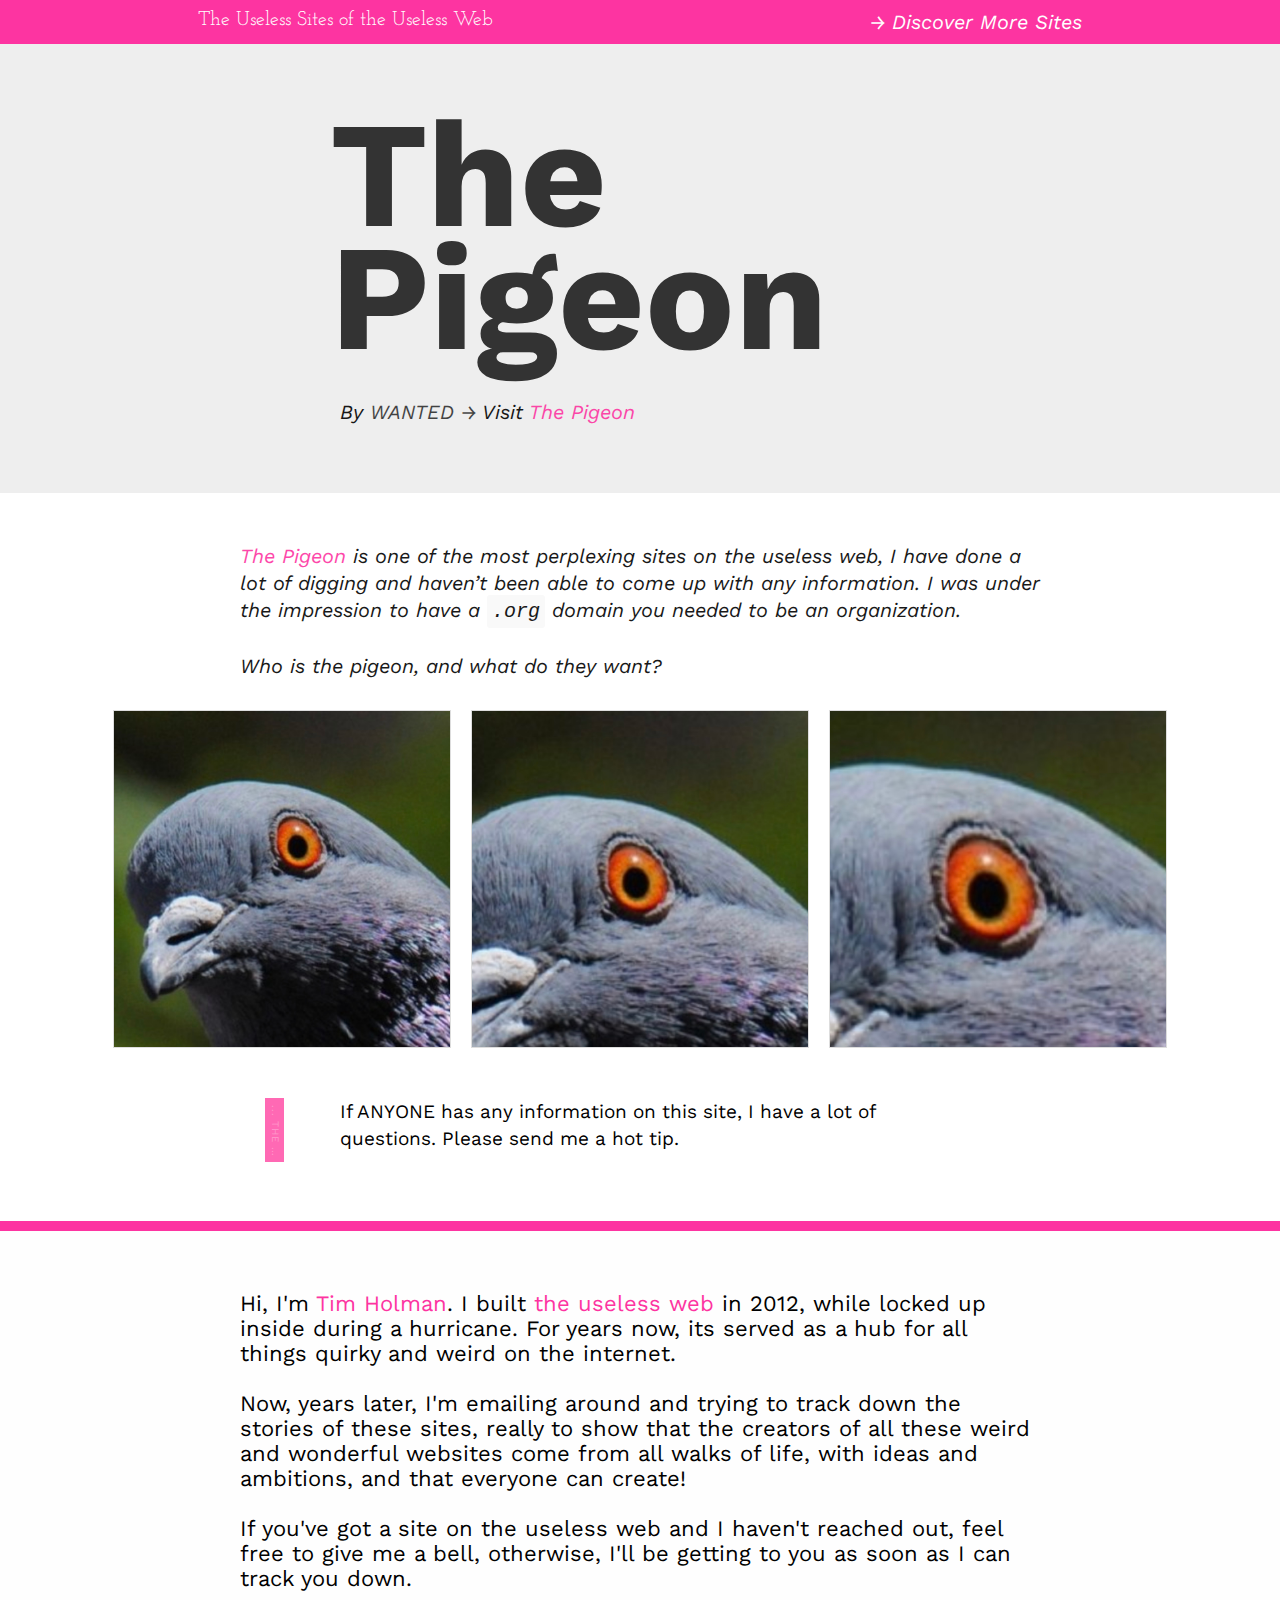
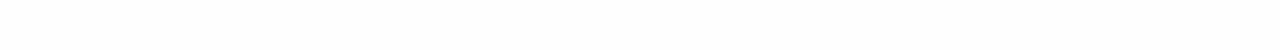
<file: theuselessweb/theuselessweb.com/sites/the-pigeon/index.html>
<!doctype html>
<html>
	
<!-- Mirrored from theuselessweb.com/sites/the-pigeon/ by HTTrack Website Copier/3.x [XR&CO'2014], Tue, 09 Jun 2020 15:48:40 GMT -->
<!-- Added by HTTrack --><meta http-equiv="content-type" content="text/html;charset=UTF-8" /><!-- /Added by HTTrack -->
<head>
  	<meta charset="utf-8" />
<link rel="alternate" type="application/rss+xml" title="The useless web Archive" />
<link rel="mask-icon" href="safari-tab-icon.html" color="#000000" />

 <meta
  name="description"
  content="An Archive and Q/A about the sites listed on the useless web."
/>

<meta name="viewport" content="width=device-width, initial-scale=1" />

<link
  href="https://fonts.googleapis.com/css2?family=Josefin+Slab:wght@600&amp;family=Work+Sans&amp;display=swap"
  rel="stylesheet"
/>

<link rel='stylesheet' href='../../../d33wubrfki0l68.cloudfront.net/css/e2fce1c3b53ed71a6fbcaf58a56465037e31e586/sites/css/styles.css'/>







    <title> The Pigeon | The useless web Archive</title>
  	<meta property="og:title" content="Always judge a book by its cover">
    <meta property="og:description" content="The Pigeon - A strange book with an even stranger cover.">
    <meta name="twitter:title" content="Always judge a book by its cover">
    <meta name="twitter:description" content="The Pigeon - A strange book with an even stranger cover.">
  </head>
  <body >

    <header>
  <h1><a href="../index.html">The Useless Sites of the Useless Web</a></h1>
  <a href="../../index.html">→ Discover More Sites</a>
</header>

    <div class="wrapper">
      <article>
  <div class="details">
    <div class="details-wrapper">
      <a href="index.html" class="title"><h1>The Pigeon</h1></a>
      <p>
        By 
         <span class="button" >WANTED</span> 

        <span class="divider">→</span> Visit <a class="button" href="https://thepigeon.org/" target="_blank">The Pigeon</a>
      </p>
    </div>
  </div>

  

  <div class="intro">
    <p><a href="https://thepigeon.org/">The Pigeon</a> is one of the most perplexing sites on the useless web, I have done a lot of digging and haven&rsquo;t been able to come up with any information. I was under the impression to have a <code>.org</code> domain you needed to be an organization.</p>
<p> <br>
Who is the pigeon, and what do they want?</p>
<p>
  </div>
  </p>
<div class="images has-border">
  <img src="../../../d33wubrfki0l68.cloudfront.net/715e30d4bc04692fe51d983f0f468577aa75d7bd/c8352/sites/assets/the-pigeon.jpg" />
  <img src="../../../d33wubrfki0l68.cloudfront.net/75798948c8cef53c737366e881166a35a2a1298e/86dfb/sites/assets/the-pigeon-2.jpg" />
  <img src="../../../d33wubrfki0l68.cloudfront.net/1b0f10ed1f03812ad284e2542d9b679bf20306c5/c7b71/sites/assets/the-pigeon-3.jpg" />
</div>
<p>
  <div class="content">
    </p>
<p>If ANYONE has any information on this site, I have a lot of questions. Please send me a hot tip.</p>

  </div>
</article>

      <footer>
  <div class="contents">
    <p>Hi, I'm <a href="http://tholman.com/">Tim Holman</a>. I built <a href="../../index.html">the useless web</a> in 2012, while locked up inside during a hurricane. For years now, its served as a hub for all things quirky and weird on the internet. </p><br>
    <p>
      Now, years later, I'm emailing around and trying to track down the stories of these sites, really to show that the creators of all these weird and wonderful websites come from all walks of life, with ideas and ambitions, and that everyone can create!
    </p><br>
    <p>
     If you've got a site on the useless web and I haven't reached out, feel free to give me a bell, otherwise, I'll be getting to you as soon as I can track you down.
    </p>
  </div>
</footer>

    </div>

    <script src='../../../d33wubrfki0l68.cloudfront.net/css/329bb49fdde40c2e0a44d9aac1cb6945eb2cf4fb/styles/global/font.css'></script>

  <script async src="https://www.googletagmanager.com/gtag/js?id=UA-35944549-1"></script>
				<script>
				  window.dataLayer = window.dataLayer || [];
				  function gtag(){dataLayer.push(arguments);}
				  gtag('js', new Date());

				  gtag('config', 'UA-35944549-1');
				</script></body>

<!-- Mirrored from theuselessweb.com/sites/the-pigeon/ by HTTrack Website Copier/3.x [XR&CO'2014], Tue, 09 Jun 2020 15:48:41 GMT -->
</html>
</file>
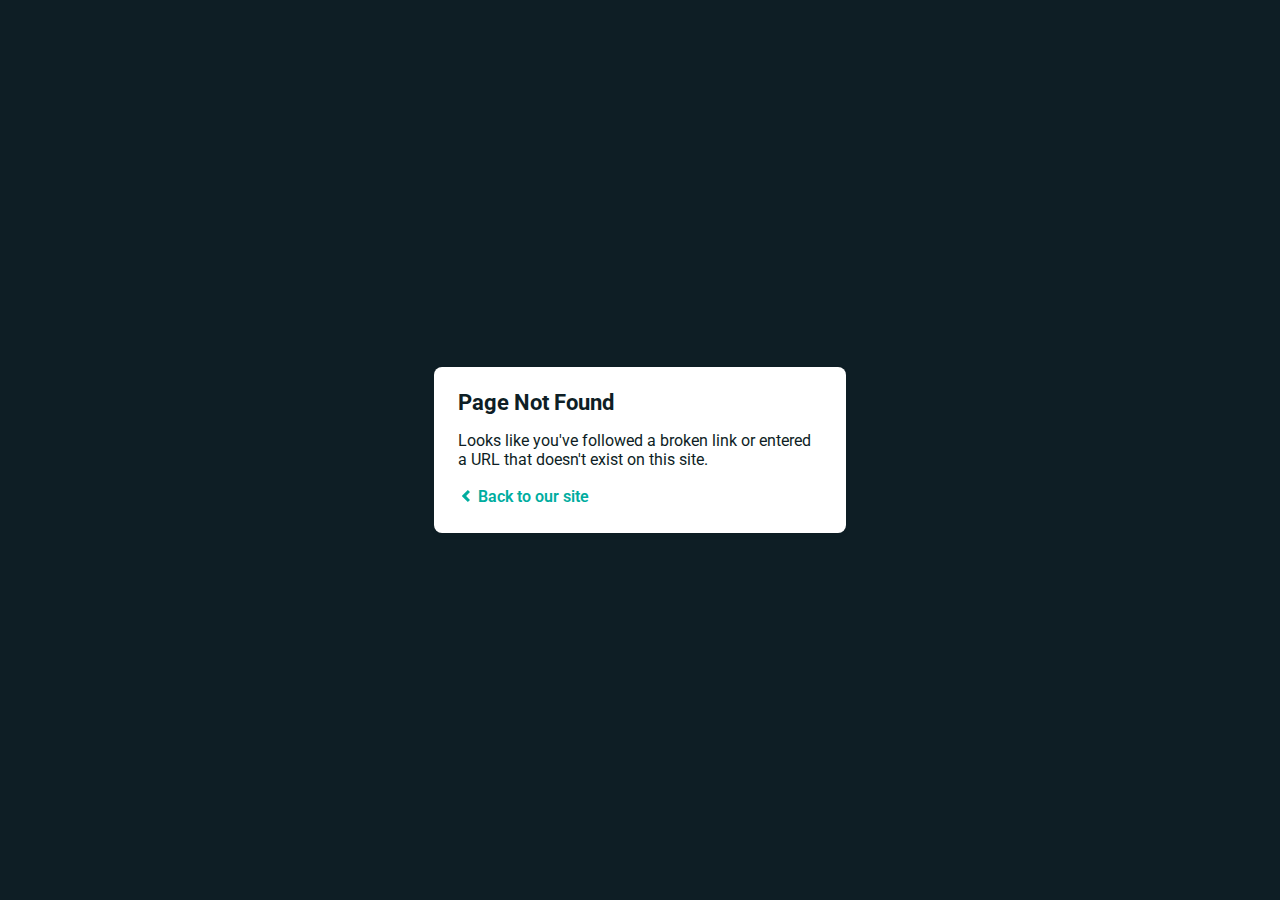
<file: theuselessweb/theuselessweb.com/sites/safari-tab-icon.html>
<!DOCTYPE html>
<html>
  <head>
    <meta charset="utf-8">
    <meta name="viewport" content="width=device-width, initial-scale=1.0, maximum-scale=1.0, user-scalable=no">

    <title>Page Not Found</title>
    <link href='https://fonts.googleapis.com/css?family=Roboto:400,700&subset=latin,latin-ext' rel='stylesheet' type='text/css'>
    <style>
    body {
      font-family: -apple-system, BlinkMacSystemFont, "Segoe UI", Roboto, Helvetica, Arial, sans-serif, "Apple Color Emoji", "Segoe UI Emoji", "Segoe UI Symbol";
      background: rgb(14, 30, 37);
      color: white;
      overflow: hidden;
      margin: 0;
      padding: 0;
    }

    h1 {
      margin: 0;
      font-size: 22px;
      line-height: 24px;
    }

    .main {
      position: relative;
      display: flex;
      flex-direction: column;
      align-items: center;
      justify-content: center;
      height: 100vh;
      width: 100vw;
    }

    .card {
      position: relative;
      display: flex;
      flex-direction: column;
      width: 75%;
      max-width: 364px;
      padding: 24px;
      background: white;
      color: rgb(14, 30, 37);
      border-radius: 8px;
      box-shadow: 0 2px 4px 0 rgba(14, 30, 37, .16);
    }

    a {
      margin: 0;
      text-decoration: none;
      font-weight: 600;
      line-height: 24px;
      color: #00ad9f;
    }

    a svg {
      position: relative;
      top: 2px;
    }

    a:hover,
    a:focus {
      text-decoration: underline;
      color: #007A70;
    }

    a:hover svg path{
      fill: #007A70;
    }

    p:last-of-type {
      margin: 0;
    }

    </style>
  </head>
  <body>
    <div class="main">
      <div class="card">
        <div class="header">
          <h1>Page Not Found</h1>
        </div>
        <div class="body">
          <p>Looks like you've followed a broken link or entered a URL that doesn't exist on this site.</p>
          <p>
            <a id="back-link" href="/">
              <svg xmlns="http://www.w3.org/2000/svg" width="16" height="16" viewBox="0 0 16 16">
                <path fill="#00ad9f" d="M11.9998836,4.09370803 L8.55809517,7.43294953 C8.23531459,7.74611298 8.23531459,8.25388736 8.55809517,8.56693769 L12,11.9062921 L9.84187871,14 L4.24208544,8.56693751 C3.91930485,8.25388719 3.91930485,7.74611281 4.24208544,7.43294936 L9.84199531,2 L11.9998836,4.09370803 Z"/>
              </svg>
              Back to our site
             </a>
          </p>
        </div>
      </div>
    </div>
    <script>
      (function() {
        if (document.referrer && document.location.host && document.referrer.match(new RegExp("^https?://" + document.location.host))) {
          document.getElementById("back-link").setAttribute("href", document.referrer);
        }
      })();
    </script>
  </body>
</html>
</file>
<file: theuselessweb/d33wubrfki0l68.cloudfront.net/css/93def94f2ab3e671531d87e52716dfee39856a25/css/style.css>
body,html{padding:0;margin:0}html{font-family:"Josefin Slab",Helvetica;background:#fff;background:radial-gradient(ellipse at center,#fff 0,#f2f2f2 100%);height:100%;min-height:460px}hgroup{margin-left:-250px;margin-top:-220px;position:absolute;width:500px;left:50%;top:50%}h1,h2,h3,h4,h5{text-shadow:2px 2px 4px #999;text-align:center;margin:auto;color:#333}h1{font-size:68px}h2{margin-bottom:7px;font-size:30px}h3{font-size:78px}h4{font-size:72px}h5{font-size:45px}button{padding:10px;padding-bottom:2px;background-color:#ff1493;margin:10px;color:#fff;text-shadow:none;box-shadow:1px 0 1px #be3077,0 1px 1px #ff69b4,2px 1px 1px #be3077,1px 2px 1px #ff69b4,3px 2px 1px #be3077,2px 3px 1px #ff69b4,4px 3px 1px #be3077,3px 4px 1px #ff69b4,5px 4px 1px #be3077,4px 5px 1px #ff69b4,6px 5px 1px #be3077;cursor:pointer;display:inline-block;margin-top:11px;box-sizing:border-box;position:relative;user-select:none;border:0;font-size:45px;font-weight:400;font-family:"Josefin Slab",cursive;outline:0}button:hover{background-color:#e21a62}button:active{box-shadow:1px 0 1px #be3077,0 1px 1px #ff69b4,2px 1px 1px #be3077,1px 2px 1px #ff69b4,3px 2px 1px #be3077;top:2px;left:3px}.sharing{box-shadow:0 0 0 3px rgba(0,0,0,.15);height:30px;background-color:#232323;position:fixed;bottom:0;left:0;width:100%;color:#232323;box-sizing:border-box;padding-left:10px;padding-right:10px;transition:box-shadow 450ms;z-index:2}.sharing:hover{box-shadow:0 0 0 4px #ff1493}.sharing a{color:#adff2f}.text{font-family:HelveticaNeue-Light,"Helvetica Neue Light","Helvetica Neue",Helvetica,Arial,"Lucida Grande",sans-serif;font-weight:300;top:-9px;position:relative;font-size:13px;color:#fff;top:7px}.facebook{width:80px}.small{font-size:12px}iframe{margin:5px;float:right}.monetary-thing{margin-top:75px;position:absolute;width:calc(100vw - 20px);left:50%;margin-left:calc(-50vw + 10px);padding-bottom:70px;text-align:center;z-index:1;padding-left:10px;padding-right:10px;box-sizing:border-box}@media screen and (max-width:980px){.sharing{height:auto}.text{width:100%;text-align:center;padding:0;display:block;box-sizing:border-box;padding-bottom:5px}.buttons{width:100%;padding-top:5px;display:flex;justify-content:center}}@media screen and (max-width:650px){h1,h3,h4{font-size:58px}.monetary-thing{padding-left:10px;padding-right:10px;padding-bottom:100px}hgroup{width:300px;margin-left:-150px}}
</file>
<file: theuselessweb/d33wubrfki0l68.cloudfront.net/css/e2fce1c3b53ed71a6fbcaf58a56465037e31e586/sites/css/styles.css>
*{box-sizing:border-box}body,html{padding:0;margin:0}h1,h2,p{padding:0;margin:0}h1 a{color:currentColor;text-decoration:none}header{font-weight:700;padding:10px;width:100%;background:#fd34a1;color:#fff;font-family:monospace;display:flex;justify-content:space-around}header h1{font-family:"Josefin Slab";margin:0;font-size:20px}header h1 a{font-family:"Josefin Slab";font-style:normal}header a{font-family:"Work Sans";font-size:20px;color:#fff;text-decoration:none;font-style:italic;font-weight:400}footer{border-top:10px solid #fd34a1;font-family:"Work Sans";padding:60px;background:#fefefe;font-size:22px}footer p{max-width:800px;margin:auto}.details{padding:50px 20px;background:#eee;max-width:none;margin-bottom:50px}article{font-family:"Work Sans";padding-bottom:50px}.intro{margin:auto;max-width:800px;font-size:20px;line-height:1.7rem;opacity:.9;font-style:italic}.content,.details-wrapper{margin:auto;max-width:600px;margin:1.2rem auto;position:relative}.details-wrapper p{font-style:italic;font-size:20px;opacity:.9}.details-wrapper span{opacity:.8}.content p{font-size:19px;line-height:1.7rem;margin-bottom:1.15rem}.images{width:80%;margin:auto;padding:20px 0;display:flex;justify-content:center;align-items:center}.images img{width:33%;margin:10px}.has-border img{border:1px solid #ddd}code{background:#f9f9f9;padding:5px;border-radius:3px}.content:before{position:absolute;top:0;left:-75px;background:#ff69b4;width:19px;height:100%;content:"... the useless sites of the useless web - the useless sites of the useless web - the useless sites of the useless web - the useless sites of the useless web - the useless sites of the useless web - the useless sites of the useless web - the useless sites of the useless web - the useless sites of the useless web - the useless sites of the useless web";writing-mode:vertical-rl;color:rgba(255,255,255,.3);padding-top:10px;font-size:10px;white-space:nowrap;overflow:hidden;line-height:18px;vertical-align:top;text-indent:-3px;text-transform:uppercase;letter-spacing:1px;text-overflow:ellipsis}article a,footer a{color:#fd34a1;text-decoration:none}article a h1{margin-bottom:40px;font-size:150px;line-height:7.7rem;color:#333;margin-left:-10px}article h1{margin-bottom:20px}article strong{font-size:20px}article em{color:#888}@media only screen and (max-width:800px){header{flex-direction:column;text-align:center}header h1{margin-bottom:10px}article a h1{font-size:80px;line-height:4rem;margin-bottom:20px}.intro{padding:0 20px}.images{flex-direction:column}.images img{width:100%}.content{padding-left:20px;padding-right:20px}}
</file>
